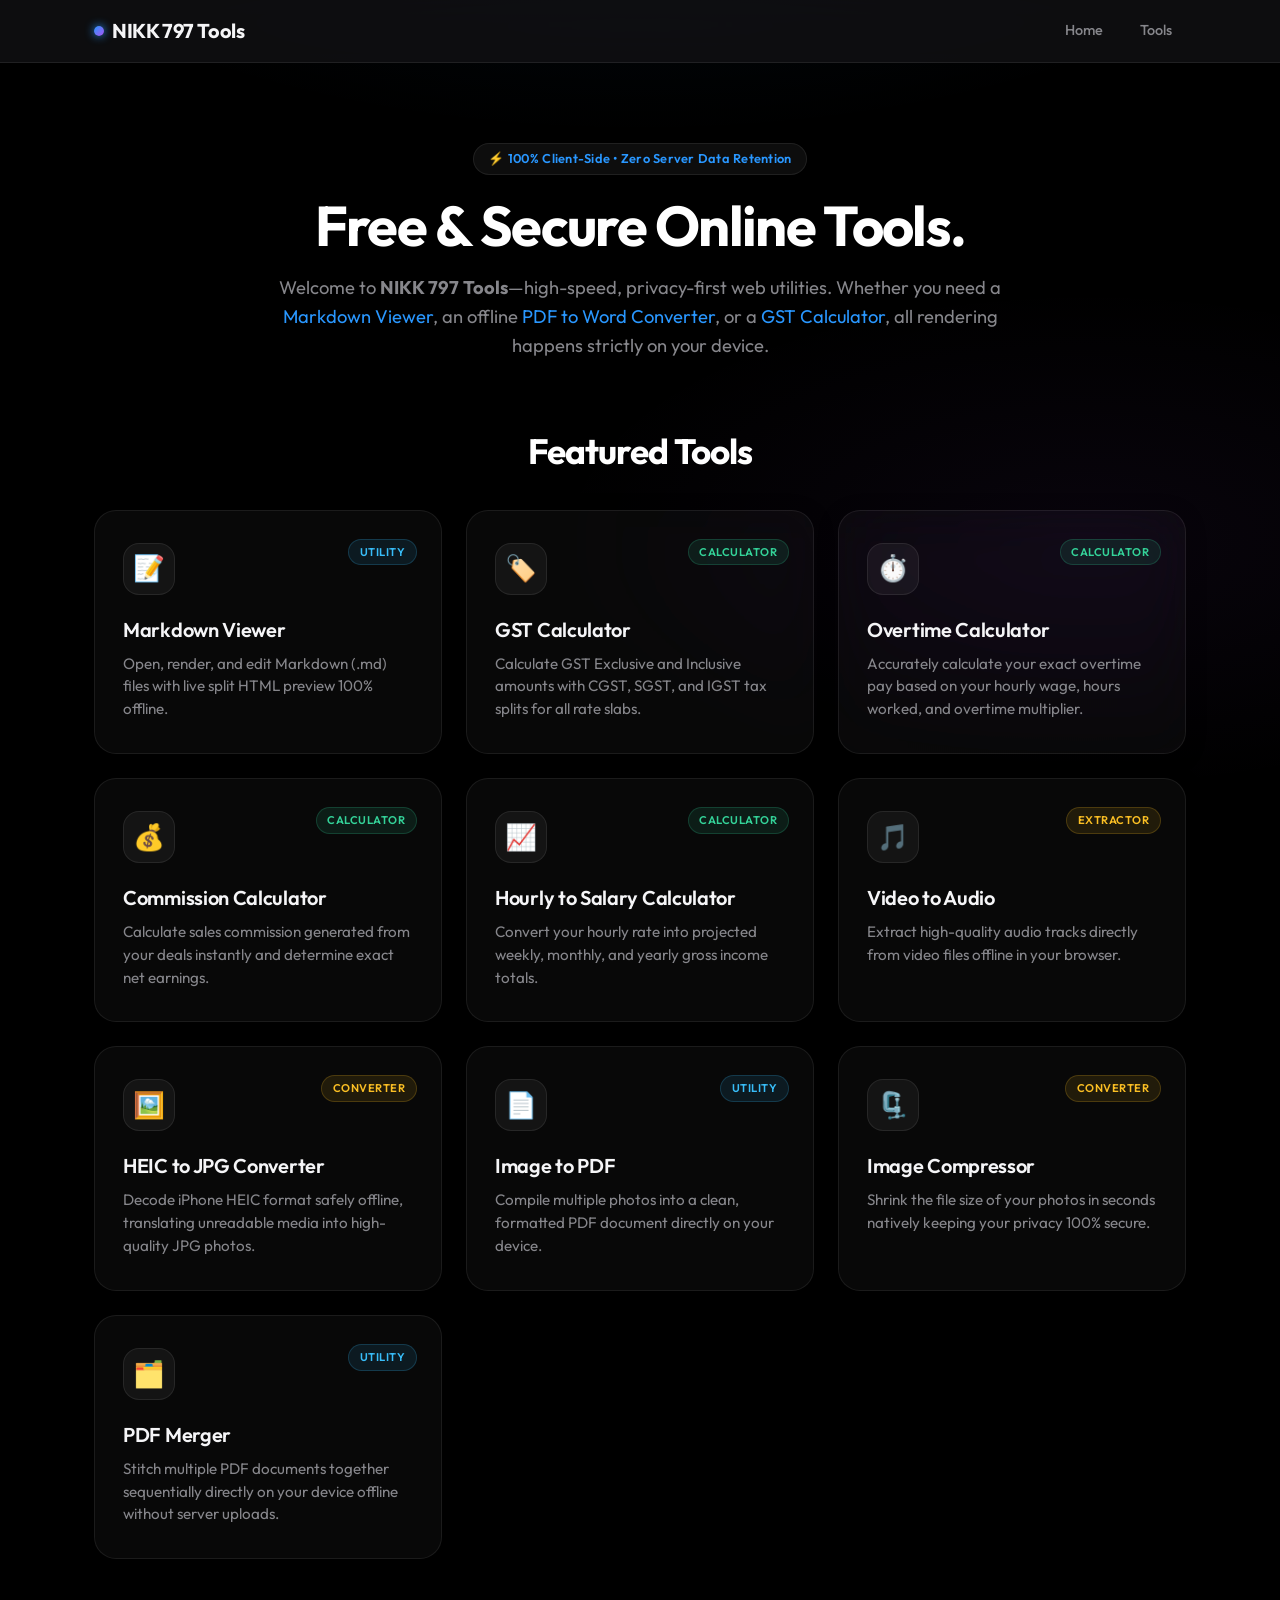
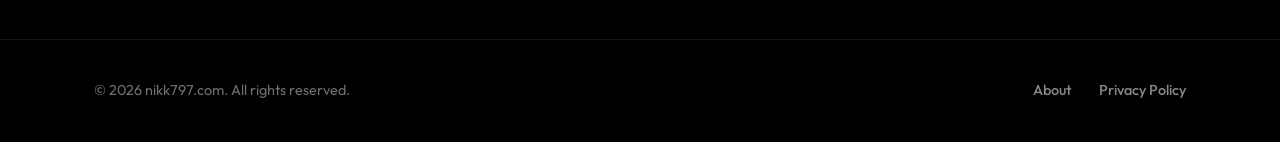
<file: index.html>
<!DOCTYPE html>
<html lang="en">

<head>
    <meta charset="UTF-8">
    <meta name="viewport" content="width=device-width, initial-scale=1.0">
    <title>Free Online Financial Calculators & Media Tools | NIKK 797 Tools</title>
    <meta name="description"
        content="Free, fast, and 100% private online tools. View Markdown files, convert PDF to Word, calculate GST, convert HEIC to JPG, extract video to audio, merge PDFs, and compress images entirely offline.">
    <link href="https://fonts.googleapis.com/css2?family=Outfit:wght@400;500;600;700;800&display=swap" rel="stylesheet">
    <link rel="stylesheet" href="css/styles.css">
    <link rel="icon" type="image/png" href="assets/favicon.png">
    <meta name="google-site-verification" content="NhEpedXs3ZH1ksvaYKp-4i3zHZicxryHQZaLmuGQlMc" />
</head>

<body>
    <header class="navbar">
        <div class="nav-container">
            <a href="index.html" class="logo">NIKK 797 Tools</a>
            <nav class="nav-links">
                <a href="index.html">Home</a>
                <a href="tools/index.html">Tools</a>
            </nav>
        </div>
    </header>

    <main>
        <section style="text-align: center; max-width: 780px; margin: 2rem auto 4rem auto;">
            <div class="hero-tag">⚡ 100% Client-Side • Zero Server Data Retention</div>
            <h1>Free & Secure Online Tools.</h1>
            <p style="font-size: 1.15rem; line-height: 1.6; color: var(--text-muted);">
                Welcome to <strong>NIKK 797 Tools</strong>—high-speed, privacy-first web utilities. Whether you need a
                <a href="tools/markdown-viewer.html" style="color: var(--accent-blue);">Markdown Viewer</a>, an offline
                <a href="tools/pdf-to-word.html" style="color: var(--accent-blue);">PDF to Word Converter</a>, or a <a
                    href="tools/gst-calculator.html" style="color: var(--accent-blue);">GST Calculator</a>, all
                rendering happens strictly on your device.
            </p>
        </section>

        <section>
            <h2 style="margin-bottom: 1.5rem; text-align: center;">Featured Tools</h2>
            <div class="tools-grid">
                <a href="tools/markdown-viewer.html" class="card">
                    <span class="card-tag">Utility</span>
                    <div class="card-icon">📝</div>
                    <h3>Markdown Viewer</h3>
                    <p>Open, render, and edit Markdown (.md) files with live split HTML preview 100% offline.</p>
                </a>

                <a href="tools/gst-calculator.html" class="card">
                    <span class="card-tag finance">Calculator</span>
                    <div class="card-icon">🏷️</div>
                    <h3>GST Calculator</h3>
                    <p>Calculate GST Exclusive and Inclusive amounts with CGST, SGST, and IGST tax splits for all rate
                        slabs.</p>
                </a>
                <a href="tools/overtime-calculator.html" class="card">
                    <span class="card-tag finance">Calculator</span>
                    <div class="card-icon">⏱️</div>
                    <h3>Overtime Calculator</h3>
                    <p>Accurately calculate your exact overtime pay based on your hourly wage, hours worked, and
                        overtime multiplier.</p>
                </a>
                <a href="tools/commission-calculator.html" class="card">
                    <span class="card-tag finance">Calculator</span>
                    <div class="card-icon">💰</div>
                    <h3>Commission Calculator</h3>
                    <p>Calculate sales commission generated from your deals instantly and determine exact net earnings.
                    </p>
                </a>
                <a href="tools/hourly-to-salary-calculator.html" class="card">
                    <span class="card-tag finance">Calculator</span>
                    <div class="card-icon">📈</div>
                    <h3>Hourly to Salary Calculator</h3>
                    <p>Convert your hourly rate into projected weekly, monthly, and yearly gross income totals.</p>
                </a>
                <a href="tools/video-to-audio.html" class="card">
                    <span class="card-tag media">Extractor</span>
                    <div class="card-icon">🎵</div>
                    <h3>Video to Audio</h3>
                    <p>Extract high-quality audio tracks directly from video files offline in your browser.</p>
                </a>
                <a href="tools/heic-to-jpg.html" class="card">
                    <span class="card-tag media">Converter</span>
                    <div class="card-icon">🖼️</div>
                    <h3>HEIC to JPG Converter</h3>
                    <p>Decode iPhone HEIC format safely offline, translating unreadable media into high-quality JPG
                        photos.</p>
                </a>
                <a href="tools/image-to-pdf.html" class="card">
                    <span class="card-tag">Utility</span>
                    <div class="card-icon">📄</div>
                    <h3>Image to PDF</h3>
                    <p>Compile multiple photos into a clean, formatted PDF document directly on your device.</p>
                </a>
                <a href="tools/image-compressor.html" class="card">
                    <span class="card-tag media">Converter</span>
                    <div class="card-icon">🗜️</div>
                    <h3>Image Compressor</h3>
                    <p>Shrink the file size of your photos in seconds natively keeping your privacy 100% secure.</p>
                </a>
                <a href="tools/pdf-merger.html" class="card">
                    <span class="card-tag">Utility</span>
                    <div class="card-icon">🗂️</div>
                    <h3>PDF Merger</h3>
                    <p>Stitch multiple PDF documents together sequentially directly on your device offline without
                        server uploads.</p>
                </a>
            </div>
        </section>
    </main>

    <footer class="footer">
        <div class="footer-content">
            <div>&copy; 2026 nikk797.com. All rights reserved.</div>
            <div class="footer-links">
                <a href="about.html">About</a>
                <a href="privacy.html">Privacy Policy</a>
            </div>
        </div>
    </footer>
</body>

</html>
</file>
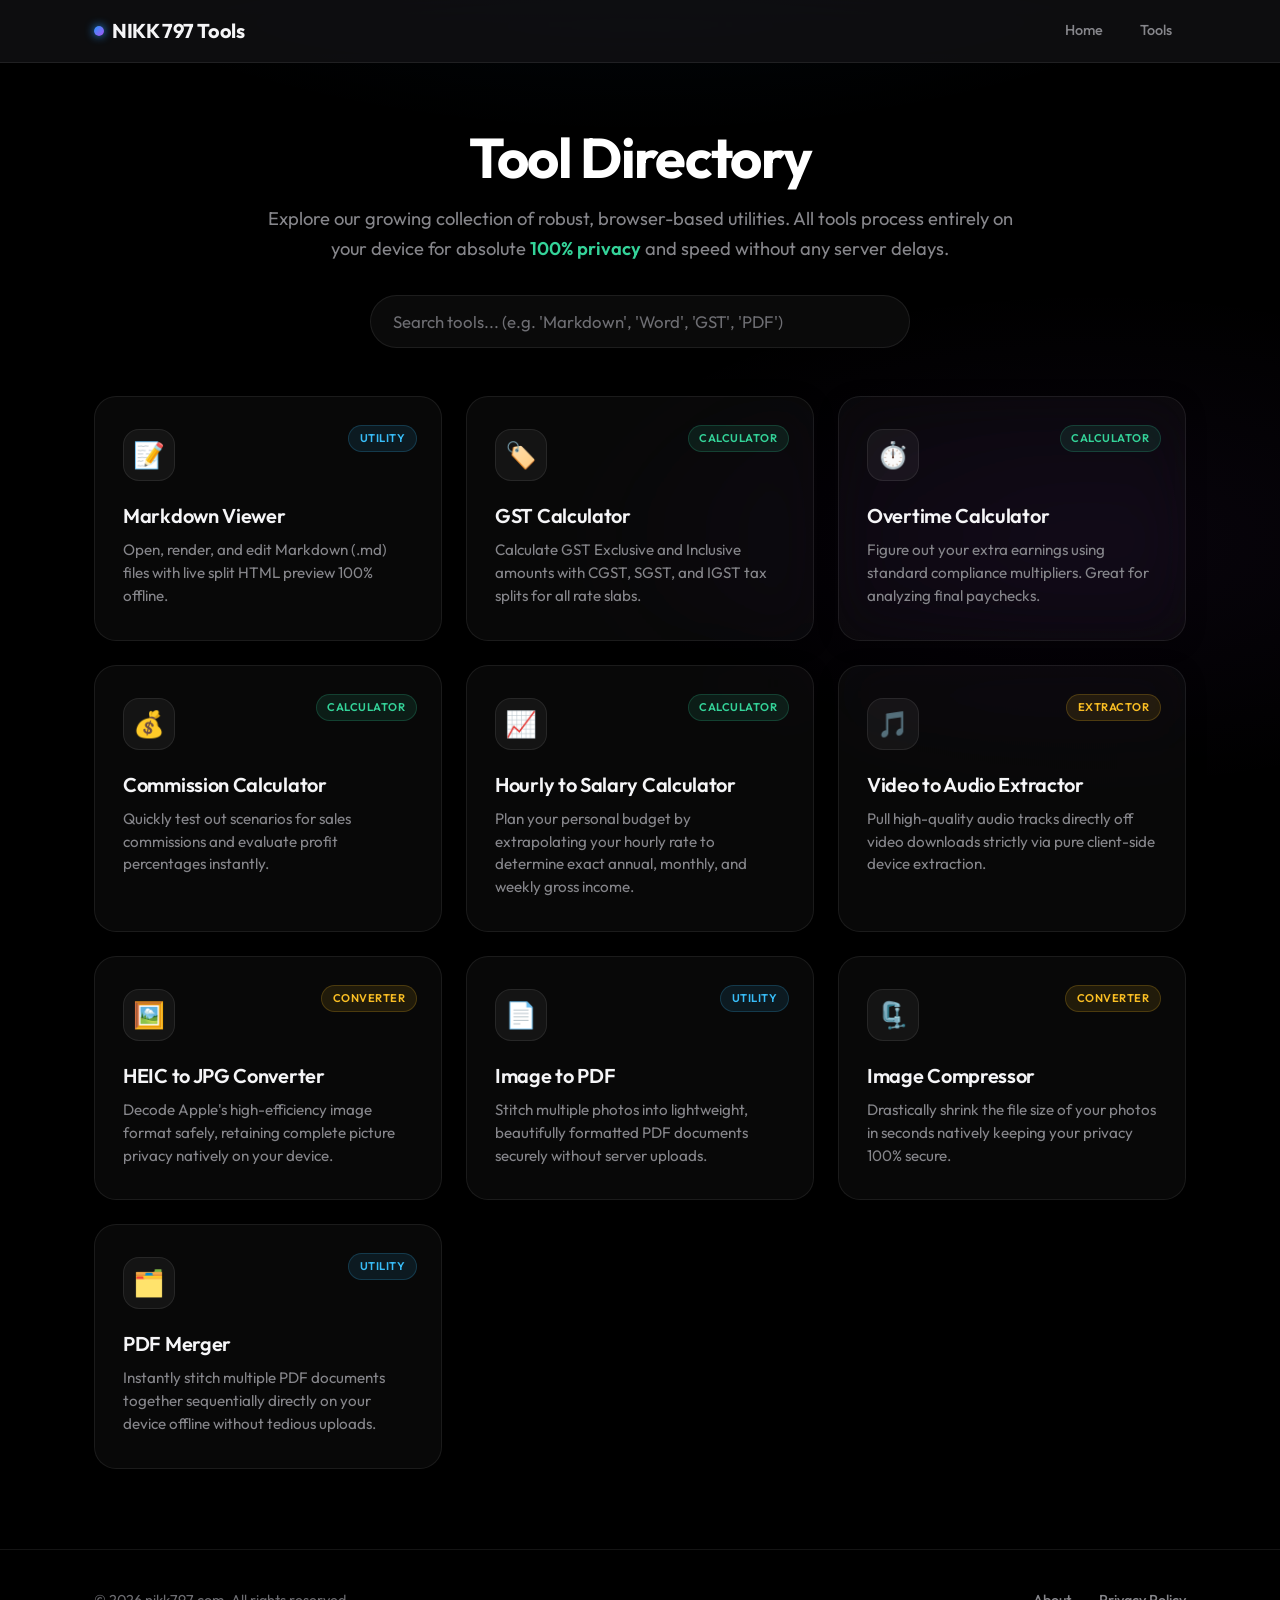
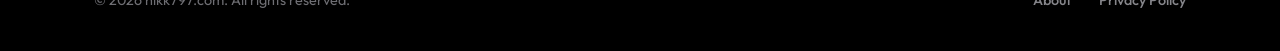
<file: tools/index.html>
<!DOCTYPE html>
<html lang="en">

<head>

    <meta charset="UTF-8">
    <meta name="viewport" content="width=device-width, initial-scale=1.0">
    <title>All Free Tools & Offline Calculators | NIKK 797</title>
    <meta name="description"
        content="View our complete index of completely free, 100% private tools. Markdown viewer, PDF to Word, GST calculator, mergers, format converters, compressors, and calculators built seamlessly for offline use.">
    <link href="https://fonts.googleapis.com/css2?family=Outfit:wght@400;500;600;700;800&display=swap" rel="stylesheet">
    <link rel="stylesheet" href="../css/styles.css">
    <link rel="icon" type="image/png" href="../assets/favicon.png">
</head>

<body>
    <header class="navbar">
        <div class="nav-container">
            <a href="../index.html" class="logo">NIKK 797 Tools</a>
            <nav class="nav-links">
                <a href="../index.html">Home</a>
                <a href="index.html">Tools</a>
            </nav>
        </div>
    </header>

    <main>
        <div style="text-align: center; max-width: 780px; margin: 1rem auto 3rem auto;">
            <h1>Tool Directory</h1>
            <p style="font-size: 1.15rem; color: var(--text-muted); line-height: 1.6;">
                Explore our growing collection of robust, browser-based utilities. All tools process entirely on your
                device for absolute <span style="color: var(--accent-emerald); font-weight: 600;">100% privacy</span>
                and speed without any server delays.
            </p>

            <div class="search-container" style="margin: 2rem auto 0 auto; max-width: 540px;">
                <input type="text" id="tool-search" class="form-control"
                    placeholder="Search tools... (e.g. 'Markdown', 'Word', 'GST', 'PDF')"
                    style="padding: 0.95rem 1.4rem; font-size: 1.05rem; border-radius: var(--radius-pill);">
                <div id="no-results"
                    style="display: none; padding: 2rem; background: var(--card-bg); border-radius: var(--radius-md); border: 1px dashed var(--border-color); text-align: center; margin-top: 1.5rem; color: var(--text-muted); font-size: 1.05rem;">
                    No tools found matching your search.</div>
            </div>
        </div>

        <div class="tools-grid" id="tools-grid">
            <a href="markdown-viewer.html" class="card tool-card">
                <span class="card-tag">Utility</span>
                <div class="card-icon">📝</div>
                <h3>Markdown Viewer</h3>
                <p>Open, render, and edit Markdown (.md) files with live split HTML preview 100% offline.</p>
            </a>

            <a href="gst-calculator.html" class="card tool-card">
                <span class="card-tag finance">Calculator</span>
                <div class="card-icon">🏷️</div>
                <h3>GST Calculator</h3>
                <p>Calculate GST Exclusive and Inclusive amounts with CGST, SGST, and IGST tax splits for all rate
                    slabs.</p>
            </a>
            <a href="overtime-calculator.html" class="card tool-card">
                <span class="card-tag finance">Calculator</span>
                <div class="card-icon">⏱️</div>
                <h3>Overtime Calculator</h3>
                <p>Figure out your extra earnings using standard compliance multipliers. Great for analyzing final
                    paychecks.</p>
            </a>
            <a href="commission-calculator.html" class="card tool-card">
                <span class="card-tag finance">Calculator</span>
                <div class="card-icon">💰</div>
                <h3>Commission Calculator</h3>
                <p>Quickly test out scenarios for sales commissions and evaluate profit percentages instantly.</p>
            </a>
            <a href="hourly-to-salary-calculator.html" class="card tool-card">
                <span class="card-tag finance">Calculator</span>
                <div class="card-icon">📈</div>
                <h3>Hourly to Salary Calculator</h3>
                <p>Plan your personal budget by extrapolating your hourly rate to determine exact annual, monthly, and
                    weekly gross income.</p>
            </a>
            <a href="video-to-audio.html" class="card tool-card">
                <span class="card-tag media">Extractor</span>
                <div class="card-icon">🎵</div>
                <h3>Video to Audio Extractor</h3>
                <p>Pull high-quality audio tracks directly off video downloads strictly via pure client-side device
                    extraction.</p>
            </a>
            <a href="heic-to-jpg.html" class="card tool-card">
                <span class="card-tag media">Converter</span>
                <div class="card-icon">🖼️</div>
                <h3>HEIC to JPG Converter</h3>
                <p>Decode Apple's high-efficiency image format safely, retaining complete picture privacy natively on
                    your device.</p>
            </a>
            <a href="image-to-pdf.html" class="card tool-card">
                <span class="card-tag">Utility</span>
                <div class="card-icon">📄</div>
                <h3>Image to PDF</h3>
                <p>Stitch multiple photos into lightweight, beautifully formatted PDF documents securely without server
                    uploads.</p>
            </a>
            <a href="image-compressor.html" class="card tool-card">
                <span class="card-tag media">Converter</span>
                <div class="card-icon">🗜️</div>
                <h3>Image Compressor</h3>
                <p>Drastically shrink the file size of your photos in seconds natively keeping your privacy 100% secure.
                </p>
            </a>
            <a href="pdf-merger.html" class="card tool-card">
                <span class="card-tag">Utility</span>
                <div class="card-icon">🗂️</div>
                <h3>PDF Merger</h3>
                <p>Instantly stitch multiple PDF documents together sequentially directly on your device offline without
                    tedious uploads.</p>
            </a>
        </div>
    </main>

    <footer class="footer">
        <div class="footer-content">
            <div>&copy; 2026 nikk797.com. All rights reserved.</div>
            <div class="footer-links">
                <a href="../about.html">About</a>
                <a href="../privacy.html">Privacy Policy</a>
            </div>
        </div>
    </footer>
    <script src="../js/common.js"></script>
    <script>
        document.addEventListener('DOMContentLoaded', () => {
            const searchInput = document.getElementById('tool-search');
            const toolsGrid = document.getElementById('tools-grid');
            const toolCards = document.querySelectorAll('.tool-card');
            const noResults = document.getElementById('no-results');

            if (searchInput) {
                searchInput.addEventListener('input', (e) => {
                    const query = e.target.value.toLowerCase().trim();
                    let visibleCount = 0;

                    toolCards.forEach(card => {
                        const title = card.querySelector('h3').textContent.toLowerCase();
                        const desc = card.querySelector('p').textContent.toLowerCase();
                        const tagText = card.querySelector('.card-tag') ? card.querySelector('.card-tag').textContent.toLowerCase() : '';

                        if (title.includes(query) || desc.includes(query) || tagText.includes(query)) {
                            card.style.display = 'flex';
                            visibleCount++;
                        } else {
                            card.style.display = 'none';
                        }
                    });

                    if (visibleCount === 0) {
                        toolsGrid.style.display = 'none';
                        noResults.style.display = 'block';
                    } else {
                        toolsGrid.style.display = 'grid';
                        noResults.style.display = 'none';
                    }
                });
            }
        });
    </script>
</body>

</html>
</file>
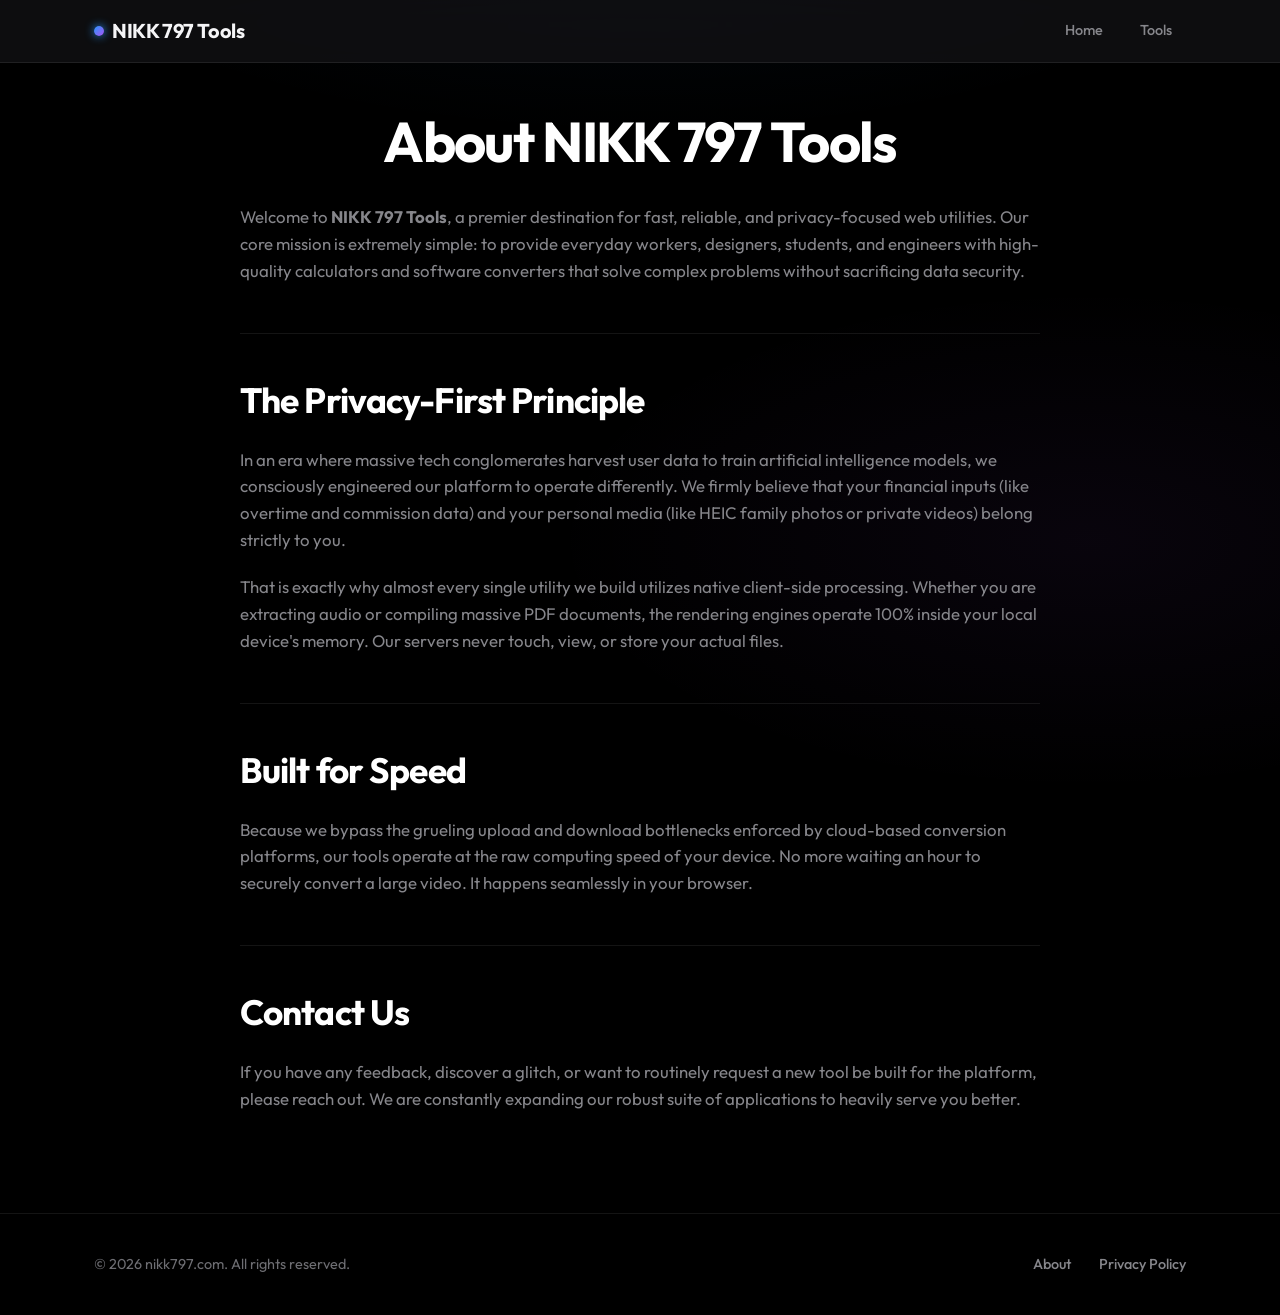
<file: about.html>
<!DOCTYPE html>
<html lang="en">
<head>
    <meta charset="UTF-8">
    <meta name="viewport" content="width=device-width, initial-scale=1.0">
    <title>About Us | NIKK 797 Tools</title>
    <meta name="description" content="Learn more about NIKK 797 Tools, our mission to build fast, simple, and 100% private offline utilities for global users.">
    <link href="https://fonts.googleapis.com/css2?family=Outfit:wght@400;500;600;700;800&display=swap" rel="stylesheet">
    <link rel="stylesheet" href="css/styles.css">
    <link rel="icon" type="image/png" href="assets/favicon.png">
</head>
<body>
    <header class="navbar">
        <div class="nav-container">
            <a href="index.html" class="logo">NIKK 797 Tools</a>
            <nav class="nav-links">
                <a href="index.html">Home</a>
                <a href="tools/index.html">Tools</a>
            </nav>
        </div>
    </header>

    <main>
        <div class="content-section" style="max-width: 800px; margin: 0 auto; text-align: left;">
            <h1 style="text-align: center; margin-bottom: 2rem;">About NIKK 797 Tools</h1>
            
            <p>Welcome to <strong>NIKK 797 Tools</strong>, a premier destination for fast, reliable, and privacy-focused web utilities. Our core mission is extremely simple: to provide everyday workers, designers, students, and engineers with high-quality calculators and software converters that solve complex problems without sacrificing data security.</p>
            
            <h2>The Privacy-First Principle</h2>
            <p>In an era where massive tech conglomerates harvest user data to train artificial intelligence models, we consciously engineered our platform to operate differently. We firmly believe that your financial inputs (like overtime and commission data) and your personal media (like HEIC family photos or private videos) belong strictly to you.</p>
            
            <p>That is exactly why almost every single utility we build utilizes native client-side processing. Whether you are extracting audio or compiling massive PDF documents, the rendering engines operate 100% inside your local device's memory. Our servers never touch, view, or store your actual files.</p>

            <h2>Built for Speed</h2>
            <p>Because we bypass the grueling upload and download bottlenecks enforced by cloud-based conversion platforms, our tools operate at the raw computing speed of your device. No more waiting an hour to securely convert a large video. It happens seamlessly in your browser.</p>

            <h2>Contact Us</h2>
            <p>If you have any feedback, discover a glitch, or want to routinely request a new tool be built for the platform, please reach out. We are constantly expanding our robust suite of applications to heavily serve you better.</p>
        </div>
    </main>

    <footer class="footer">
        <div class="footer-content">
            <div>&copy; 2026 nikk797.com. All rights reserved.</div>
            <div class="footer-links">
                <a href="about.html">About</a>
                <a href="privacy.html">Privacy Policy</a>
            </div>
        </div>
    </footer>
    <script src="js/common.js"></script>
</body>
</html>
</file>
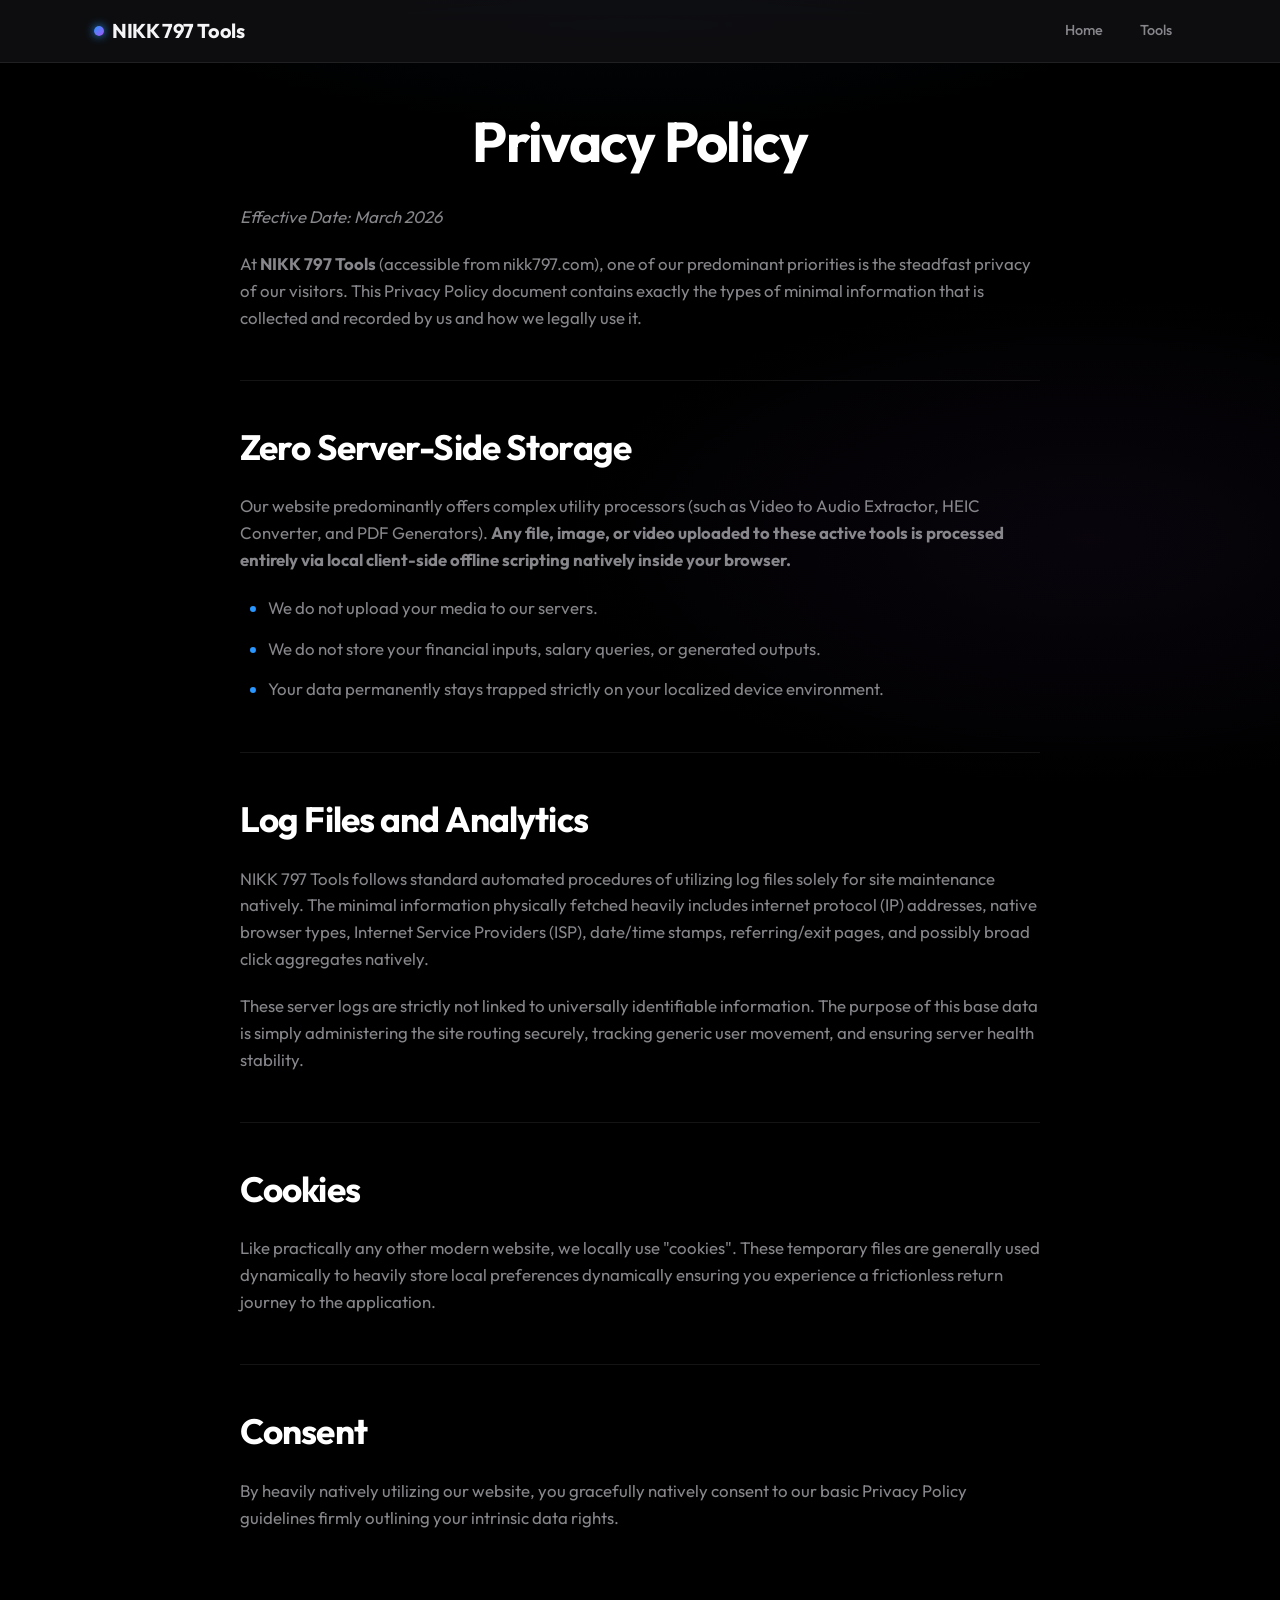
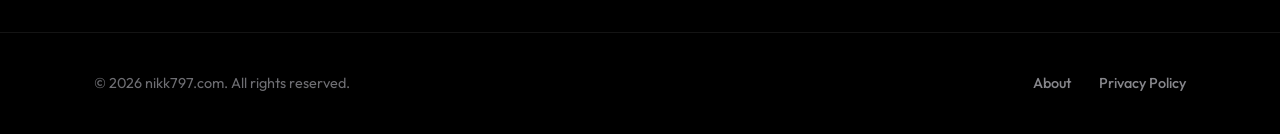
<file: privacy.html>
<!DOCTYPE html>
<html lang="en">
<head>
    <meta charset="UTF-8">
    <meta name="viewport" content="width=device-width, initial-scale=1.0">
    <title>Privacy Policy | NIKK 797 Tools</title>
    <meta name="description" content="View the Privacy Policy for NIKK 797 Tools. Learn exactly how we securely protect your media and data using offline browser sandboxing natively.">
    <link href="https://fonts.googleapis.com/css2?family=Outfit:wght@400;500;600;700;800&display=swap" rel="stylesheet">
    <link rel="stylesheet" href="css/styles.css">
    <link rel="icon" type="image/png" href="assets/favicon.png">
</head>
<body>
    <header class="navbar">
        <div class="nav-container">
            <a href="index.html" class="logo">NIKK 797 Tools</a>
            <nav class="nav-links">
                <a href="index.html">Home</a>
                <a href="tools/index.html">Tools</a>
            </nav>
        </div>
    </header>

    <main>
        <div class="content-section" style="max-width: 800px; margin: 0 auto; text-align: left;">
            <h1 style="text-align: center; margin-bottom: 2rem;">Privacy Policy</h1>
            
            <p><em>Effective Date: March 2026</em></p>

            <p>At <strong>NIKK 797 Tools</strong> (accessible from nikk797.com), one of our predominant priorities is the steadfast privacy of our visitors. This Privacy Policy document contains exactly the types of minimal information that is collected and recorded by us and how we legally use it.</p>

            <h2>Zero Server-Side Storage</h2>
            <p>Our website predominantly offers complex utility processors (such as Video to Audio Extractor, HEIC Converter, and PDF Generators). <strong>Any file, image, or video uploaded to these active tools is processed entirely via local client-side offline scripting natively inside your browser.</strong></p>
            <ul>
                <li>We do not upload your media to our servers.</li>
                <li>We do not store your financial inputs, salary queries, or generated outputs.</li>
                <li>Your data permanently stays trapped strictly on your localized device environment.</li>
            </ul>

            <h2>Log Files and Analytics</h2>
            <p>NIKK 797 Tools follows standard automated procedures of utilizing log files solely for site maintenance natively. The minimal information physically fetched heavily includes internet protocol (IP) addresses, native browser types, Internet Service Providers (ISP), date/time stamps, referring/exit pages, and possibly broad click aggregates natively.</p>
            <p>These server logs are strictly not linked to universally identifiable information. The purpose of this base data is simply administering the site routing securely, tracking generic user movement, and ensuring server health stability.</p>

            <h2>Cookies</h2>
            <p>Like practically any other modern website, we locally use "cookies". These temporary files are generally used dynamically to heavily store local preferences dynamically ensuring you experience a frictionless return journey to the application.</p>

            <h2>Consent</h2>
            <p>By heavily natively utilizing our website, you gracefully natively consent to our basic Privacy Policy guidelines firmly outlining your intrinsic data rights.</p>
        </div>
    </main>

    <footer class="footer">
        <div class="footer-content">
            <div>&copy; 2026 nikk797.com. All rights reserved.</div>
            <div class="footer-links">
                <a href="about.html">About</a>
                <a href="privacy.html">Privacy Policy</a>
            </div>
        </div>
    </footer>
    <script src="js/common.js"></script>
</body>
</html>
</file>
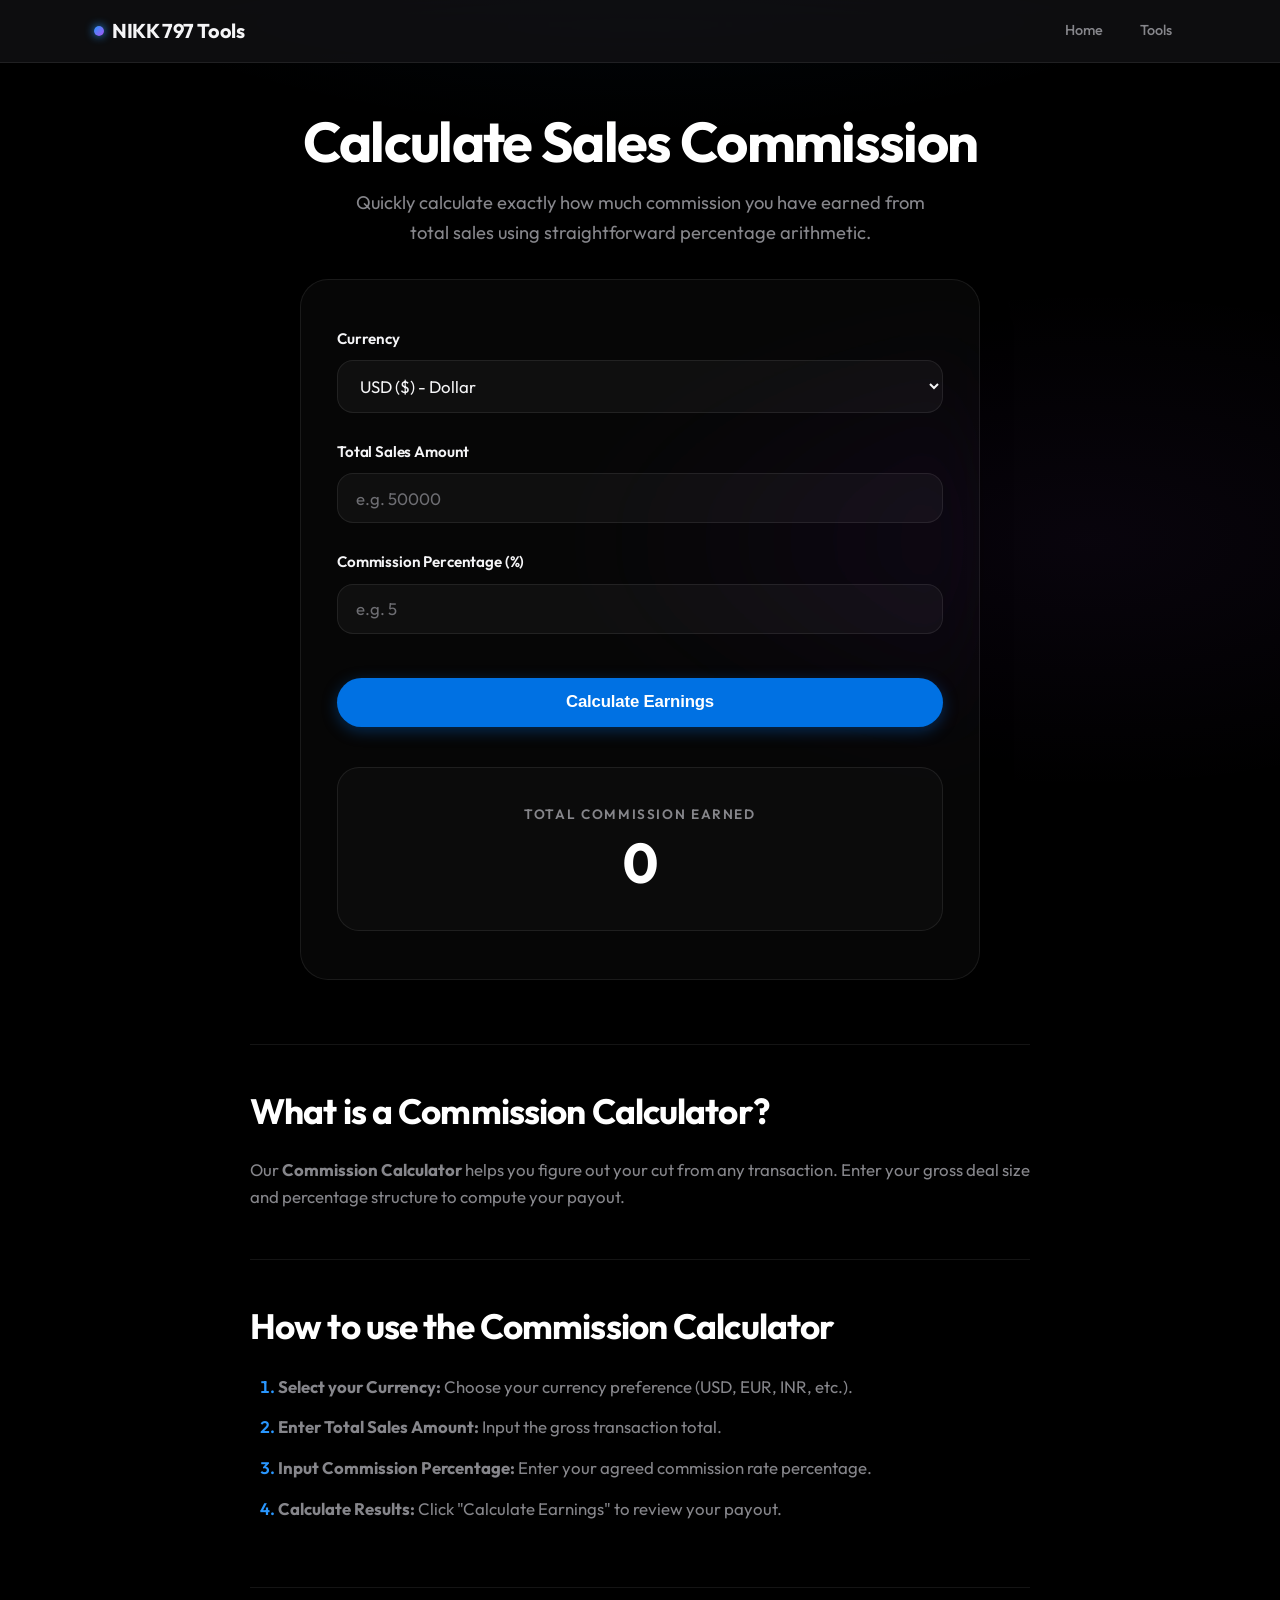
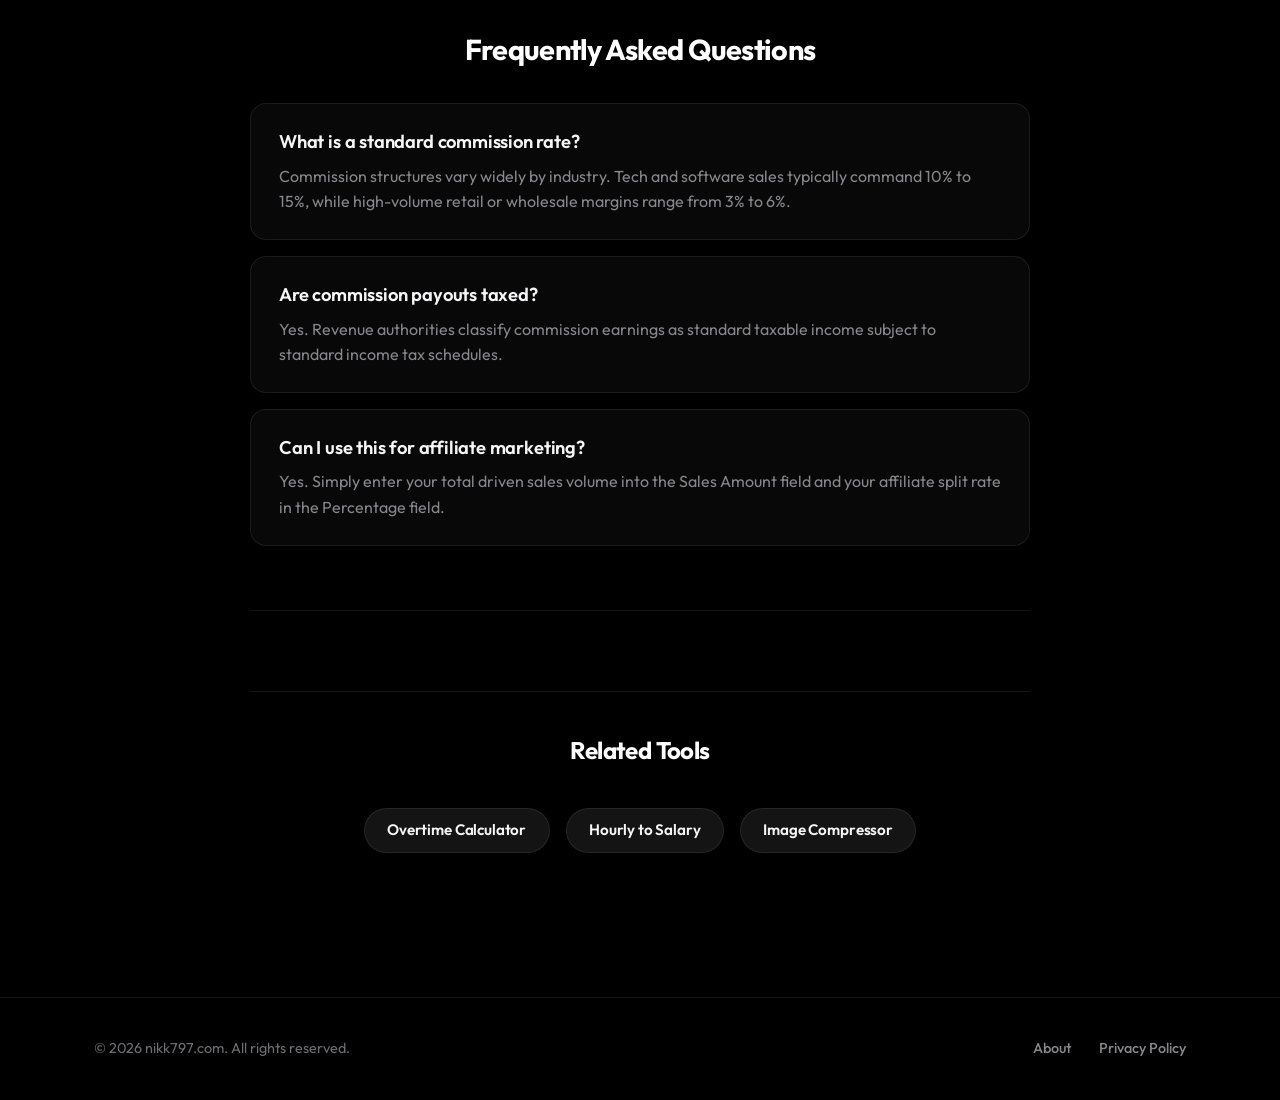
<file: tools/commission-calculator.html>
<!DOCTYPE html>
<html lang="en">
<head>
    <meta charset="UTF-8">
    <meta name="viewport" content="width=device-width, initial-scale=1.0">
    <title>Free Commission Calculator | Calculate Sales Commission Online</title>
    <meta name="description" content="Calculate your exact sales commission instantly with our free online Commission Calculator. 100% private and offline.">
    <link href="https://fonts.googleapis.com/css2?family=Outfit:wght@400;500;600;700;800&display=swap" rel="stylesheet">
    <link rel="stylesheet" href="../css/styles.css">
    <link rel="icon" type="image/png" href="../assets/favicon.png">
    <script type="application/ld+json">
    {
      "@context": "https://schema.org",
      "@graph": [
        {
          "@type": "WebApplication",
          "name": "NIKK 797 Commission Calculator",
          "applicationCategory": "FinanceApplication",
          "operatingSystem": "Any",
          "description": "Calculate your exact sales commission instantly online for free.",
          "offers": { "@type": "Offer", "price": "0" }
        },
        {
          "@type": "FAQPage",
          "mainEntity": [
            { "@type": "Question", "name": "What defines a standard commission rate?", "acceptedAnswer": { "@type": "Answer", "text": "There is no universal standard. SaaS software sales typically yield 10% to 15%, while highly competitive physical retail margins often dictate tighter 3% to 6% payouts." } },
            { "@type": "Question", "name": "Are commission payouts taxed?", "acceptedAnswer": { "@type": "Answer", "text": "Absolutely. Commission payouts are fully classified as taxable income streams by nearly all global revenue services, treated identically to standard salaries." } },
            { "@type": "Question", "name": "How does a draw against commission work?", "acceptedAnswer": { "@type": "Answer", "text": "A 'draw' operates essentially like a pre-allocated loan issued by an employer against upcoming projected sales earnings. If earned commissions don't cover it, the rep owes the deficit." } },
            { "@type": "Question", "name": "Can I use this for affiliate marketing?", "acceptedAnswer": { "@type": "Answer", "text": "Yes! Simply input the generated sales volume driven by your affiliate links into the Sales Amount field, and assign your affiliate payout percentage." } },
            { "@type": "Question", "name": "Is my financial data saved anywhere?", "acceptedAnswer": { "@type": "Answer", "text": "No. For complete privacy assurance, this entire tool operates exclusively through frontend browser JavaScript. No data is ever transmitted to external servers." } }
          ]
        }
      ]
    }
    </script>
</head>
<body>
    <header class="navbar">
        <div class="nav-container">
            <a href="../index.html" class="logo">NIKK 797 Tools</a>
            <nav class="nav-links">
                <a href="../index.html">Home</a>
                <a href="index.html">Tools</a>
            </nav>
        </div>
    </header>

    <main>
        <div class="content-section" style="margin-bottom: 0; text-align: center;">
            <h1>Calculate Sales Commission</h1>
            <p style="font-size: 1.15rem; max-width: 600px; margin: 0 auto 2rem auto; color: var(--text-muted);">
                Quickly calculate exactly how much commission you have earned from total sales using straightforward percentage arithmetic.
            </p>
        </div>

        <div class="calculator-container">
            <div class="form-group">
                <label for="currency">Currency</label>
                <select id="currency" class="form-control" style="cursor: pointer;">
                    <option value="USD" selected>USD ($) - Dollar</option>
                    <option value="EUR">EUR (€) - Euro</option>
                    <option value="GBP">GBP (£) - Pound</option>
                    <option value="INR">INR (₹) - Rupee</option>
                    <option value="CAD">CAD (C$) - Canadian Dollar</option>
                    <option value="AUD">AUD (A$) - Australian Dollar</option>
                </select>
            </div>

            <div class="form-group">
                <label for="sales-amount">Total Sales Amount</label>
                <input type="number" id="sales-amount" class="form-control" placeholder="e.g. 50000" min="0" step="any">
            </div>
            
            <div class="form-group">
                <label for="commission-percent">Commission Percentage (%)</label>
                <input type="number" id="commission-percent" class="form-control" placeholder="e.g. 5" min="0" max="100" step="any">
            </div>

            <button id="calc-btn" class="btn">Calculate Earnings</button>

            <div class="result-box">
                <h4>Total Commission Earned</h4>
                <div id="result-display" class="result-value">0</div>
            </div>
        </div>

        <article class="content-section">
            <h2>What is a Commission Calculator?</h2>
            <p>Our <strong>Commission Calculator</strong> helps you figure out your cut from any transaction. Enter your gross deal size and percentage structure to compute your payout.</p>

            <h2>How to use the Commission Calculator</h2>
            <ol>
                <li><strong>Select your Currency:</strong> Choose your currency preference (USD, EUR, INR, etc.).</li>
                <li><strong>Enter Total Sales Amount:</strong> Input the gross transaction total.</li>
                <li><strong>Input Commission Percentage:</strong> Enter your agreed commission rate percentage.</li>
                <li><strong>Calculate Results:</strong> Click "Calculate Earnings" to review your payout.</li>
            </ol>

            <div class="faq-container" style="margin-top: 4rem;">
                <h2 style="font-size: 1.8rem; margin-bottom: 2rem; text-align: center;">Frequently Asked Questions</h2>
                
                <div class="faq-item">
                    <div class="faq-question">What is a standard commission rate?</div>
                    <div class="faq-answer">Commission structures vary widely by industry. Tech and software sales typically command 10% to 15%, while high-volume retail or wholesale margins range from 3% to 6%.</div>
                </div>

                <div class="faq-item">
                    <div class="faq-question">Are commission payouts taxed?</div>
                    <div class="faq-answer">Yes. Revenue authorities classify commission earnings as standard taxable income subject to standard income tax schedules.</div>
                </div>

                <div class="faq-item">
                    <div class="faq-question">Can I use this for affiliate marketing?</div>
                    <div class="faq-answer">Yes. Simply enter your total driven sales volume into the Sales Amount field and your affiliate split rate in the Percentage field.</div>
                </div>
            </div>

            <div style="margin-top: 4rem; padding-top: 2rem; border-top: 1px solid var(--border-color);">
                <h2 style="font-size: 1.5rem; margin-bottom: 1.5rem; text-align: center;">Related Tools</h2>
                <div style="display: flex; gap: 1rem; flex-wrap: wrap; justify-content: center;">
                    <a href="overtime-calculator.html" class="btn btn-secondary" style="width: auto; padding: 0.65rem 1.4rem; font-size: 0.95rem;">Overtime Calculator</a>
                    <a href="hourly-to-salary-calculator.html" class="btn btn-secondary" style="width: auto; padding: 0.65rem 1.4rem; font-size: 0.95rem;">Hourly to Salary</a>
                    <a href="image-compressor.html" class="btn btn-secondary" style="width: auto; padding: 0.65rem 1.4rem; font-size: 0.95rem;">Image Compressor</a>
                </div>
            </div>
        </article>
    </main>

    <footer class="footer">
        <div class="footer-content">
            <div>&copy; 2026 nikk797.com. All rights reserved.</div>
            <div class="footer-links">
                <a href="../about.html">About</a>
                <a href="../privacy.html">Privacy Policy</a>
            </div>
        </div>
    </footer>

    <script src="../js/common.js"></script>
    <script src="../js/commission.js"></script>
</body>
</html>
</file>
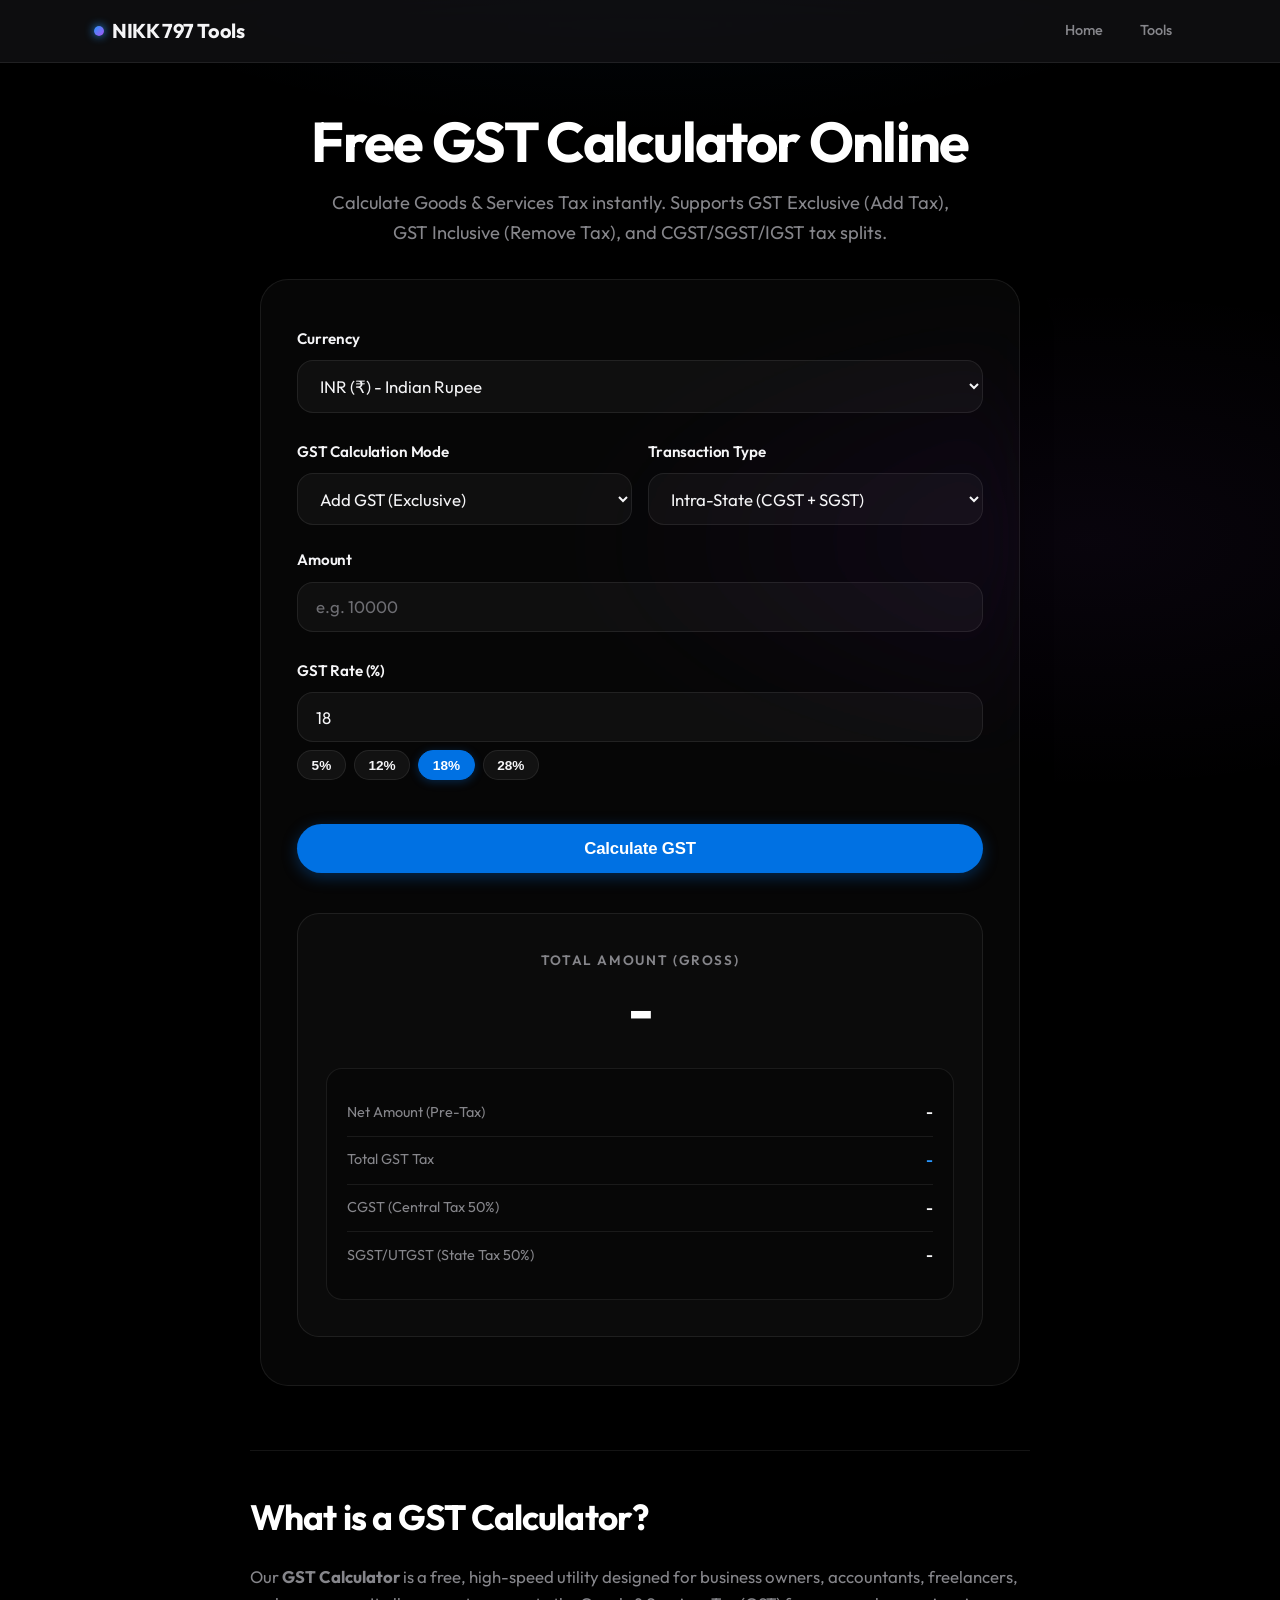
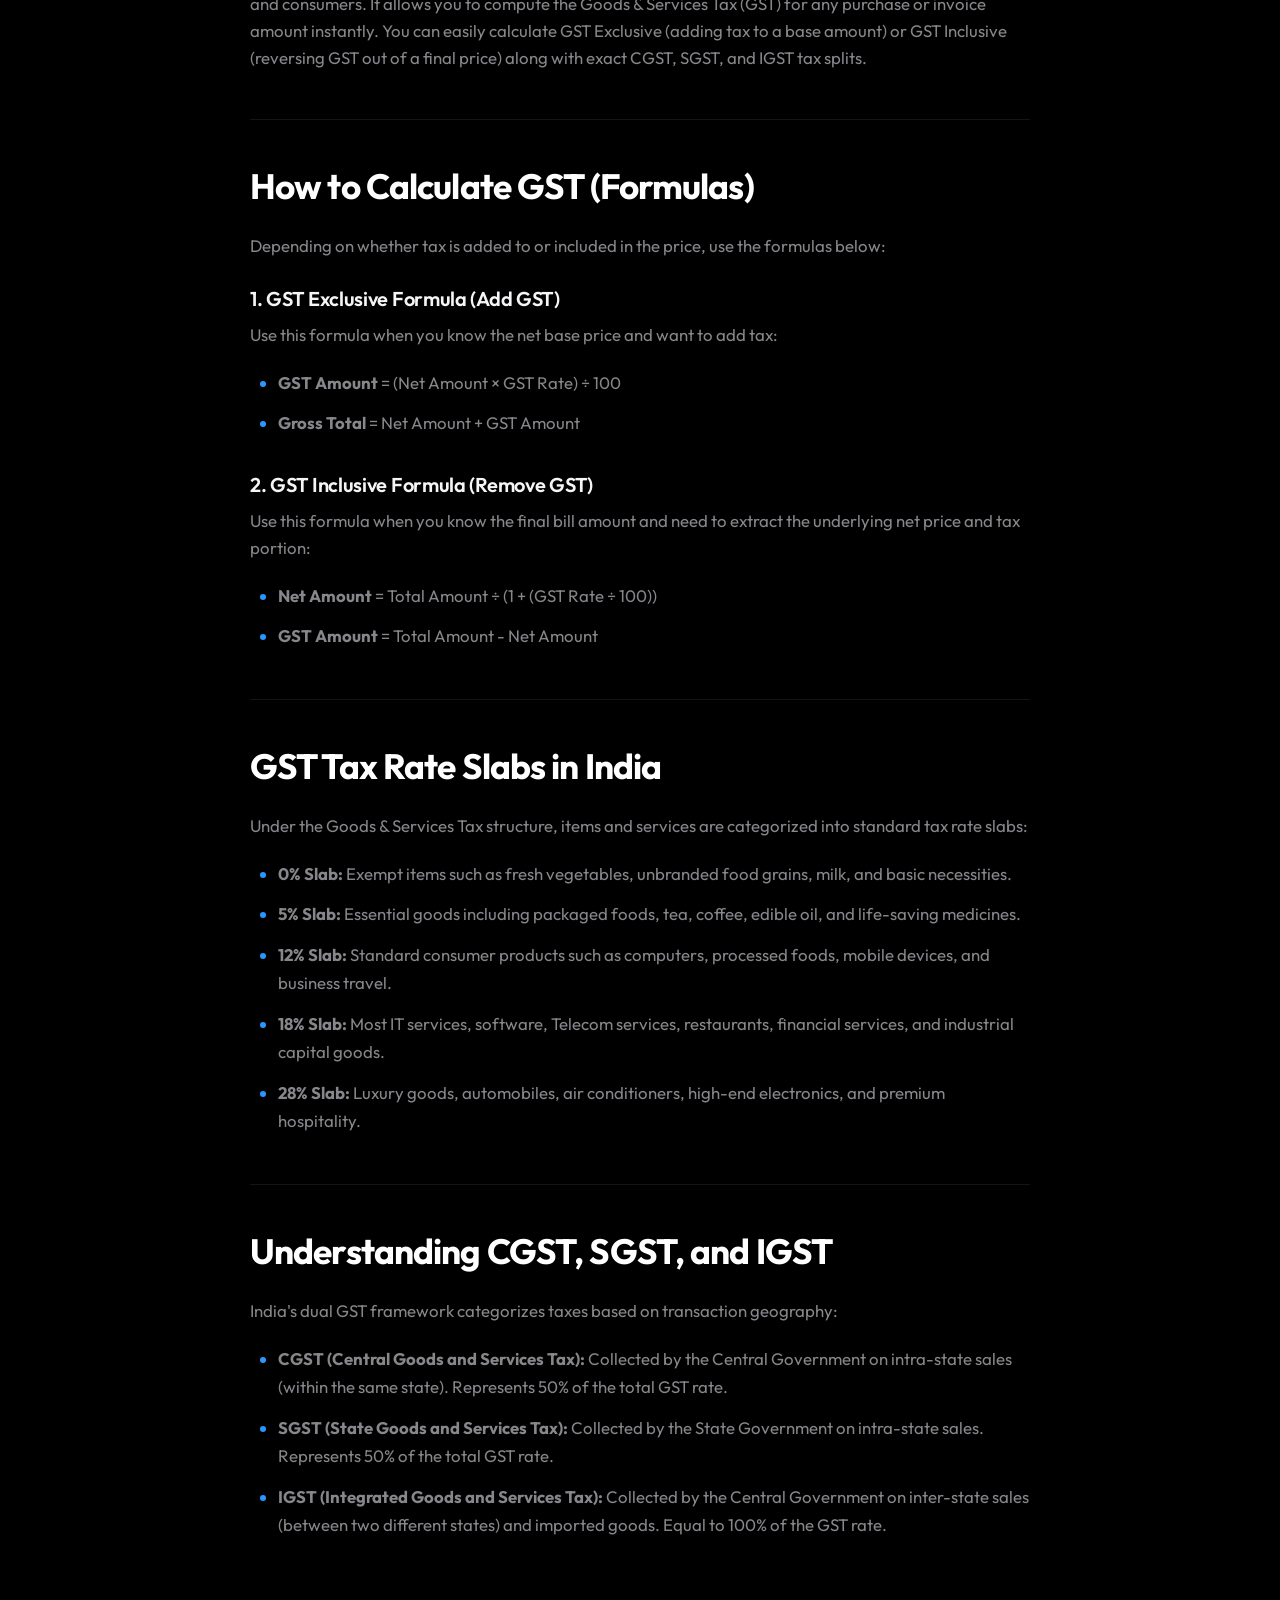
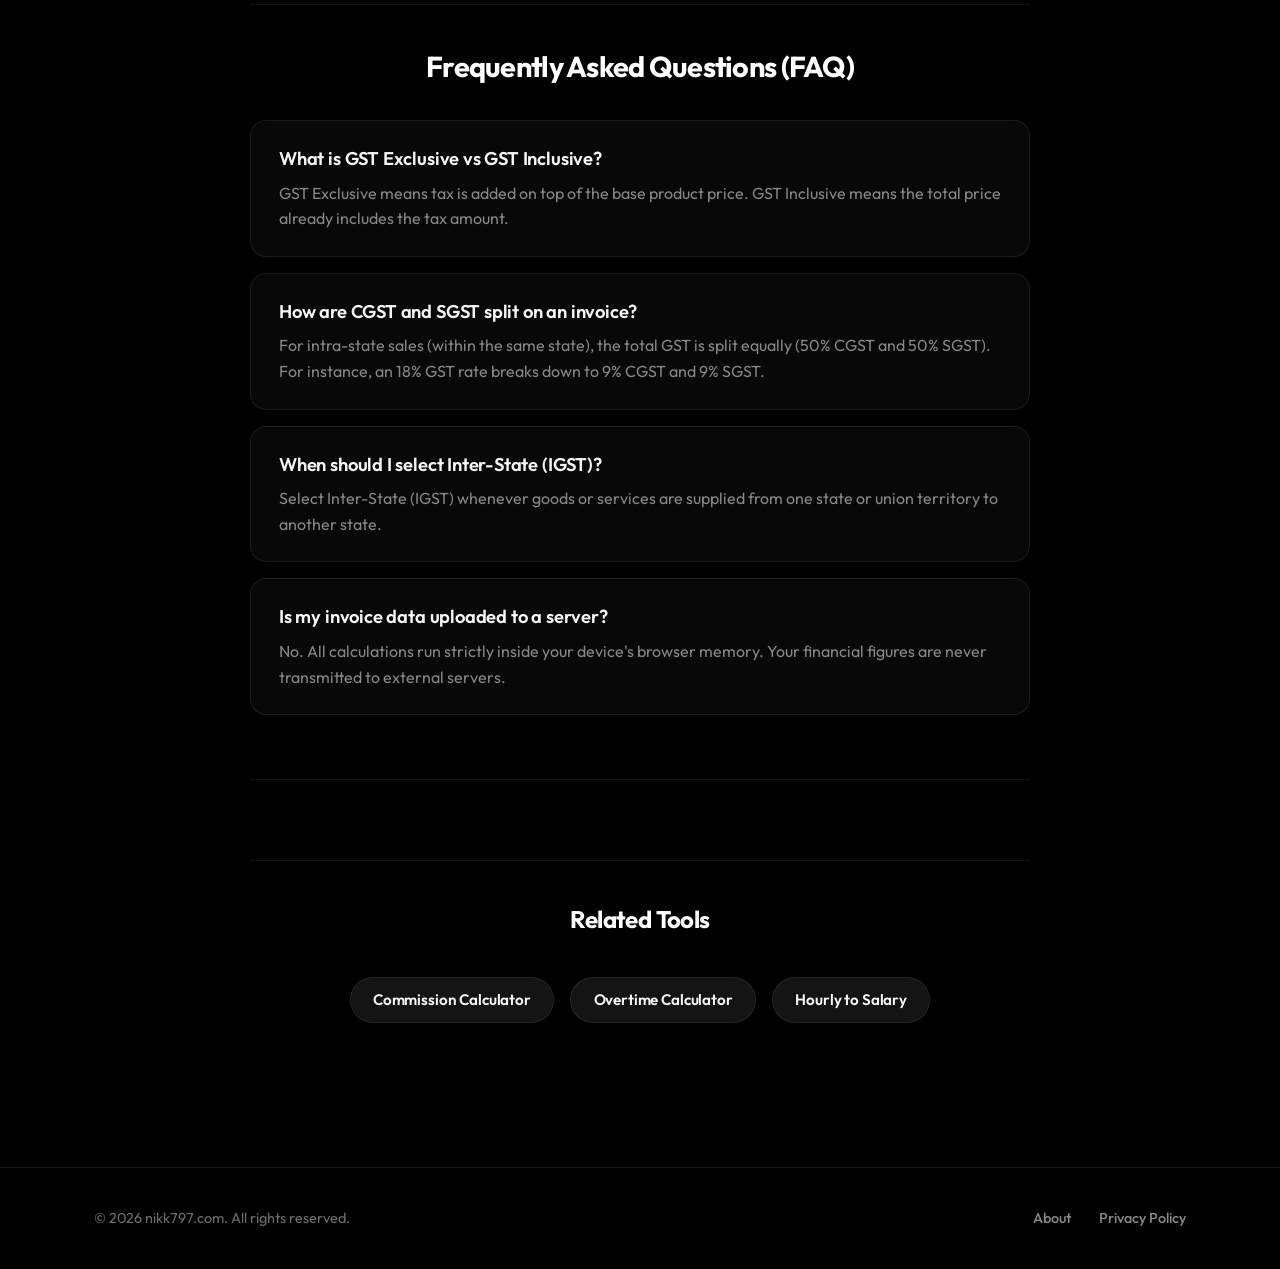
<file: tools/gst-calculator.html>
<!DOCTYPE html>
<html lang="en">

<head>
    <meta charset="UTF-8">
    <meta name="viewport" content="width=device-width, initial-scale=1.0">
    <title>Free GST Calculator Online | Calculate CGST, SGST & IGST (Exclusive & Inclusive)</title>
    <meta name="description"
        content="Calculate GST online for free. Compute GST Exclusive (Add GST) and GST Inclusive (Remove GST) with CGST, SGST, and IGST breakdowns for 5%, 12%, 18%, and 28% tax slabs. 100% private.">
    <link href="https://fonts.googleapis.com/css2?family=Outfit:wght@400;500;600;700;800&display=swap" rel="stylesheet">
    <link rel="stylesheet" href="../css/styles.css">
    <link rel="icon" type="image/png" href="../assets/favicon.png">
    
    <!-- OpenGraph Metadata for SEO & Social Sharing -->
    <meta property="og:title" content="Free GST Calculator Online | Calculate CGST, SGST & IGST">
    <meta property="og:description" content="Calculate GST Exclusive and Inclusive amounts instantly offline. CGST, SGST, and IGST tax splits for 5%, 12%, 18%, and 28% rate slabs.">
    <meta property="og:type" content="website">
    <meta property="og:url" content="https://nikk797.com/tools/gst-calculator.html">

    <!-- Schema.org JSON-LD Structured Data for Google Ranking -->
    <script type="application/ld+json">
    {
      "@context": "https://schema.org",
      "@graph": [
        {
          "@type": "WebApplication",
          "name": "NIKK 797 GST Calculator",
          "applicationCategory": "FinanceApplication",
          "operatingSystem": "Any",
          "description": "Calculate Goods and Services Tax (GST) online for free. Calculate GST Exclusive and Inclusive amounts with CGST, SGST, and IGST tax splits.",
          "offers": { "@type": "Offer", "price": "0" }
        },
        {
          "@type": "FAQPage",
          "mainEntity": [
            {
              "@type": "Question",
              "name": "What is the formula for calculating GST Exclusive?",
              "acceptedAnswer": {
                "@type": "Answer",
                "text": "GST Amount = (Net Amount × GST Rate) / 100. Total Price = Net Amount + GST Amount."
              }
            },
            {
              "@type": "Question",
              "name": "What is the formula for calculating GST Inclusive?",
              "acceptedAnswer": {
                "@type": "Answer",
                "text": "Net Amount = Total Amount / (1 + (GST Rate / 100)). GST Amount = Total Amount - Net Amount."
              }
            },
            {
              "@type": "Question",
              "name": "What is the difference between CGST, SGST, and IGST?",
              "acceptedAnswer": {
                "@type": "Answer",
                "text": "CGST (Central GST) and SGST (State GST) apply to intra-state transactions within the same state (split 50/50). IGST (Integrated GST) applies to inter-state transactions between two different states."
              }
            },
            {
              "@type": "Question",
              "name": "What are the standard GST tax rate slabs?",
              "acceptedAnswer": {
                "@type": "Answer",
                "text": "Standard GST rates in India are 0% (Essential Items), 5% (Household Items), 12% (Standard Goods & Services), 18% (Most Electronics & Services), and 28% (Luxury Goods & Automobiles)."
              }
            },
            {
              "@type": "Question",
              "name": "Does this GST Calculator save my invoice data?",
              "acceptedAnswer": {
                "@type": "Answer",
                "text": "No. The NIKK 797 GST Calculator processes all calculations 100% locally in your browser. No financial data is ever transmitted to a server."
              }
            }
          ]
        }
      ]
    }
    </script>
    <style>
        .preset-container {
            display: flex;
            gap: 0.5rem;
            margin-top: 0.5rem;
            flex-wrap: wrap;
        }
        .preset-btn {
            background: rgba(255, 255, 255, 0.05);
            border: 1px solid var(--border-color);
            color: var(--text-main);
            padding: 0.4rem 0.85rem;
            border-radius: var(--radius-pill);
            font-size: 0.85rem;
            font-weight: 600;
            cursor: pointer;
            transition: all 0.25s var(--spring-easing);
        }
        .preset-btn:hover, .preset-btn.active {
            background: var(--accent-primary);
            color: #ffffff;
            border-color: var(--accent-primary);
            box-shadow: 0 2px 10px rgba(0, 113, 227, 0.3);
        }
        .breakdown-row {
            display: flex;
            justify-content: space-between;
            align-items: center;
            padding: 0.75rem 0;
            border-bottom: 1px solid var(--border-color);
            font-size: 0.95rem;
        }
        .breakdown-row:last-child {
            border-bottom: none;
        }
        .breakdown-label {
            color: var(--text-muted);
            font-size: 0.9rem;
        }
        .breakdown-val {
            color: var(--text-main);
            font-weight: 600;
            font-variant-numeric: tabular-nums;
        }
    </style>
</head>

<body>
    <header class="navbar">
        <div class="nav-container">
            <a href="../index.html" class="logo">NIKK 797 Tools</a>
            <nav class="nav-links">
                <a href="../index.html">Home</a>
                <a href="index.html">Tools</a>
            </nav>
        </div>
    </header>

    <main>
        <div class="content-section" style="margin-bottom: 0; text-align: center;">
            <h1>Free GST Calculator Online</h1>
            <p style="font-size: 1.15rem; max-width: 620px; margin: 0 auto 2rem auto; color: var(--text-muted);">
                Calculate Goods & Services Tax instantly. Supports GST Exclusive (Add Tax), GST Inclusive (Remove Tax), and CGST/SGST/IGST tax splits.
            </p>
        </div>

        <div class="calculator-container" style="max-width: 760px;">
            <div class="form-group">
                <label for="currency">Currency</label>
                <select id="currency" class="form-control" style="cursor: pointer;">
                    <option value="INR" selected>INR (₹) - Indian Rupee</option>
                    <option value="USD">USD ($) - US Dollar</option>
                    <option value="EUR">EUR (€) - Euro</option>
                    <option value="GBP">GBP (£) - British Pound</option>
                    <option value="CAD">CAD (C$) - Canadian Dollar</option>
                    <option value="AUD">AUD (A$) - Australian Dollar</option>
                </select>
            </div>

            <div style="display: grid; grid-template-columns: 1fr 1fr; gap: 1rem; margin-bottom: 1.5rem;">
                <div class="form-group" style="margin-bottom: 0;">
                    <label for="gst-type">GST Calculation Mode</label>
                    <select id="gst-type" class="form-control" style="cursor: pointer;">
                        <option value="exclusive" selected>Add GST (Exclusive)</option>
                        <option value="inclusive">Remove GST (Inclusive)</option>
                    </select>
                </div>
                <div class="form-group" style="margin-bottom: 0;">
                    <label for="tax-type">Transaction Type</label>
                    <select id="tax-type" class="form-control" style="cursor: pointer;">
                        <option value="intra" selected>Intra-State (CGST + SGST)</option>
                        <option value="inter">Inter-State (IGST)</option>
                    </select>
                </div>
            </div>

            <div class="form-group">
                <label for="amount">Amount</label>
                <input type="number" id="amount" class="form-control" placeholder="e.g. 10000" min="0" step="any">
            </div>

            <div class="form-group">
                <label for="gst-rate">GST Rate (%)</label>
                <input type="number" id="gst-rate" class="form-control" placeholder="e.g. 18" value="18" min="0" max="100" step="any">
                <div class="preset-container">
                    <button class="preset-btn" data-rate="5">5%</button>
                    <button class="preset-btn" data-rate="12">12%</button>
                    <button class="preset-btn active" data-rate="18">18%</button>
                    <button class="preset-btn" data-rate="28">28%</button>
                </div>
            </div>

            <button id="calc-btn" class="btn">Calculate GST</button>

            <div class="result-box" id="result-display">
                <h4>Total Amount (Gross)</h4>
                <div id="result-gross" class="result-value">-</div>

                <div style="margin-top: 1.75rem; background: rgba(0, 0, 0, 0.3); border: 1px solid var(--border-color); border-radius: var(--radius-md); padding: 1.25rem;">
                    <div class="breakdown-row">
                        <span class="breakdown-label">Net Amount (Pre-Tax)</span>
                        <span class="breakdown-val" id="result-net">-</span>
                    </div>
                    <div class="breakdown-row">
                        <span class="breakdown-label">Total GST Tax</span>
                        <span class="breakdown-val" id="result-gst" style="color: var(--accent-blue);">-</span>
                    </div>
                    
                    <div id="cgst-sgst-block">
                        <div class="breakdown-row" style="width: 100%;">
                            <span class="breakdown-label">CGST (Central Tax 50%)</span>
                            <span class="breakdown-val" id="result-cgst">-</span>
                        </div>
                        <div class="breakdown-row" style="width: 100%;">
                            <span class="breakdown-label">SGST/UTGST (State Tax 50%)</span>
                            <span class="breakdown-val" id="result-sgst">-</span>
                        </div>
                    </div>

                    <div id="igst-block" style="display: none;">
                        <div class="breakdown-row" style="width: 100%;">
                            <span class="breakdown-label">IGST (Integrated Tax 100%)</span>
                            <span class="breakdown-val" id="result-igst">-</span>
                        </div>
                    </div>
                </div>
            </div>
        </div>

        <article class="content-section">
            <h2>What is a GST Calculator?</h2>
            <p>Our <strong>GST Calculator</strong> is a free, high-speed utility designed for business owners, accountants, freelancers, and consumers. It allows you to compute the Goods & Services Tax (GST) for any purchase or invoice amount instantly. You can easily calculate GST Exclusive (adding tax to a base amount) or GST Inclusive (reversing GST out of a final price) along with exact CGST, SGST, and IGST tax splits.</p>

            <h2>How to Calculate GST (Formulas)</h2>
            <p>Depending on whether tax is added to or included in the price, use the formulas below:</p>

            <h3>1. GST Exclusive Formula (Add GST)</h3>
            <p>Use this formula when you know the net base price and want to add tax:</p>
            <ul>
                <li><strong>GST Amount</strong> = (Net Amount × GST Rate) ÷ 100</li>
                <li><strong>Gross Total</strong> = Net Amount + GST Amount</li>
            </ul>

            <h3>2. GST Inclusive Formula (Remove GST)</h3>
            <p>Use this formula when you know the final bill amount and need to extract the underlying net price and tax portion:</p>
            <ul>
                <li><strong>Net Amount</strong> = Total Amount ÷ (1 + (GST Rate ÷ 100))</li>
                <li><strong>GST Amount</strong> = Total Amount - Net Amount</li>
            </ul>

            <h2>GST Tax Rate Slabs in India</h2>
            <p>Under the Goods & Services Tax structure, items and services are categorized into standard tax rate slabs:</p>
            <ul>
                <li><strong>0% Slab:</strong> Exempt items such as fresh vegetables, unbranded food grains, milk, and basic necessities.</li>
                <li><strong>5% Slab:</strong> Essential goods including packaged foods, tea, coffee, edible oil, and life-saving medicines.</li>
                <li><strong>12% Slab:</strong> Standard consumer products such as computers, processed foods, mobile devices, and business travel.</li>
                <li><strong>18% Slab:</strong> Most IT services, software, Telecom services, restaurants, financial services, and industrial capital goods.</li>
                <li><strong>28% Slab:</strong> Luxury goods, automobiles, air conditioners, high-end electronics, and premium hospitality.</li>
            </ul>

            <h2>Understanding CGST, SGST, and IGST</h2>
            <p>India's dual GST framework categorizes taxes based on transaction geography:</p>
            <ul>
                <li><strong>CGST (Central Goods and Services Tax):</strong> Collected by the Central Government on intra-state sales (within the same state). Represents 50% of the total GST rate.</li>
                <li><strong>SGST (State Goods and Services Tax):</strong> Collected by the State Government on intra-state sales. Represents 50% of the total GST rate.</li>
                <li><strong>IGST (Integrated Goods and Services Tax):</strong> Collected by the Central Government on inter-state sales (between two different states) and imported goods. Equal to 100% of the GST rate.</li>
            </ul>

            <div class="faq-container" style="margin-top: 4rem;">
                <h2 style="font-size: 1.8rem; margin-bottom: 2rem; text-align: center;">Frequently Asked Questions (FAQ)</h2>
                
                <div class="faq-item">
                    <div class="faq-question">What is GST Exclusive vs GST Inclusive?</div>
                    <div class="faq-answer">GST Exclusive means tax is added on top of the base product price. GST Inclusive means the total price already includes the tax amount.</div>
                </div>

                <div class="faq-item">
                    <div class="faq-question">How are CGST and SGST split on an invoice?</div>
                    <div class="faq-answer">For intra-state sales (within the same state), the total GST is split equally (50% CGST and 50% SGST). For instance, an 18% GST rate breaks down to 9% CGST and 9% SGST.</div>
                </div>

                <div class="faq-item">
                    <div class="faq-question">When should I select Inter-State (IGST)?</div>
                    <div class="faq-answer">Select Inter-State (IGST) whenever goods or services are supplied from one state or union territory to another state.</div>
                </div>

                <div class="faq-item">
                    <div class="faq-question">Is my invoice data uploaded to a server?</div>
                    <div class="faq-answer">No. All calculations run strictly inside your device's browser memory. Your financial figures are never transmitted to external servers.</div>
                </div>
            </div>

            <div style="margin-top: 4rem; padding-top: 2rem; border-top: 1px solid var(--border-color);">
                <h2 style="font-size: 1.5rem; margin-bottom: 1.5rem; text-align: center;">Related Tools</h2>
                <div style="display: flex; gap: 1rem; flex-wrap: wrap; justify-content: center;">
                    <a href="commission-calculator.html" class="btn btn-secondary" style="width: auto; padding: 0.65rem 1.4rem; font-size: 0.95rem;">Commission Calculator</a>
                    <a href="overtime-calculator.html" class="btn btn-secondary" style="width: auto; padding: 0.65rem 1.4rem; font-size: 0.95rem;">Overtime Calculator</a>
                    <a href="hourly-to-salary-calculator.html" class="btn btn-secondary" style="width: auto; padding: 0.65rem 1.4rem; font-size: 0.95rem;">Hourly to Salary</a>
                </div>
            </div>
        </article>
    </main>

    <footer class="footer">
        <div class="footer-content">
            <div>&copy; 2026 nikk797.com. All rights reserved.</div>
            <div class="footer-links">
                <a href="../about.html">About</a>
                <a href="../privacy.html">Privacy Policy</a>
            </div>
        </div>
    </footer>

    <script src="../js/common.js"></script>
    <script src="../js/gst.js"></script>
</body>

</html>
</file>
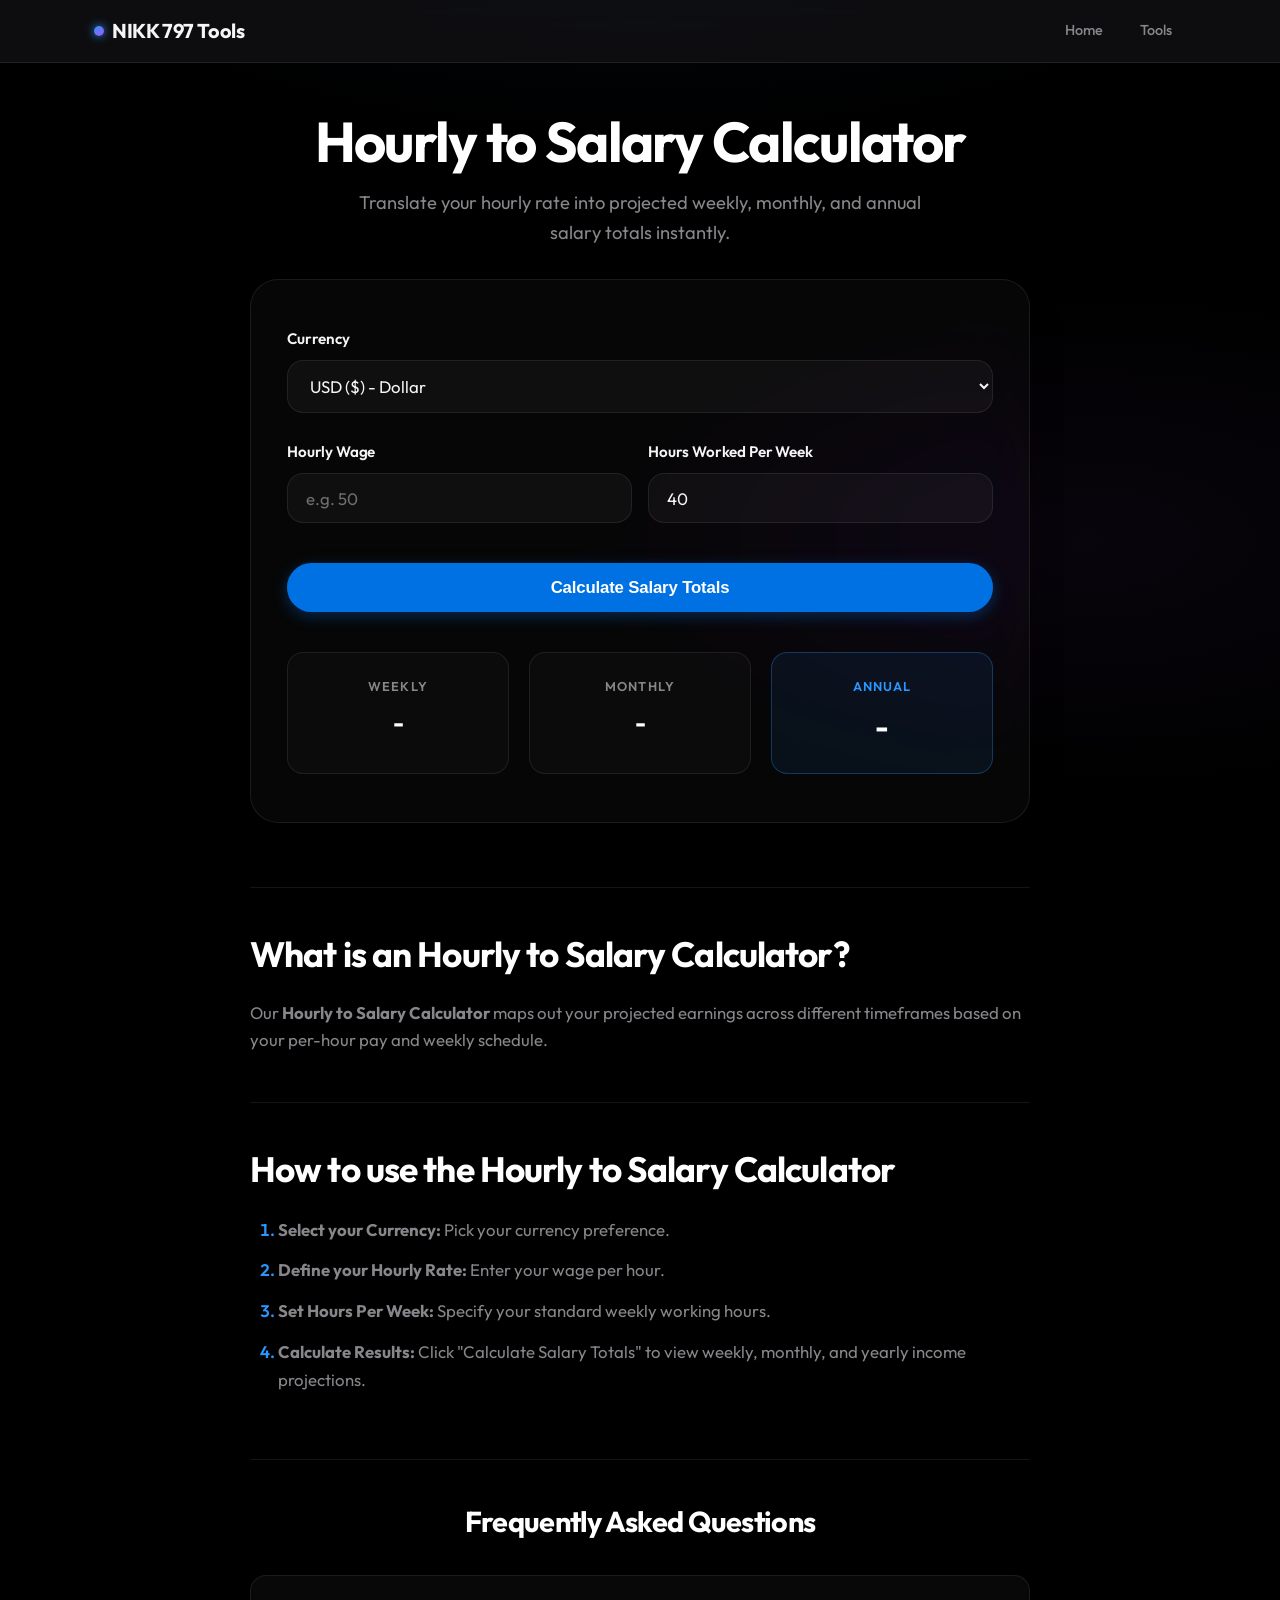
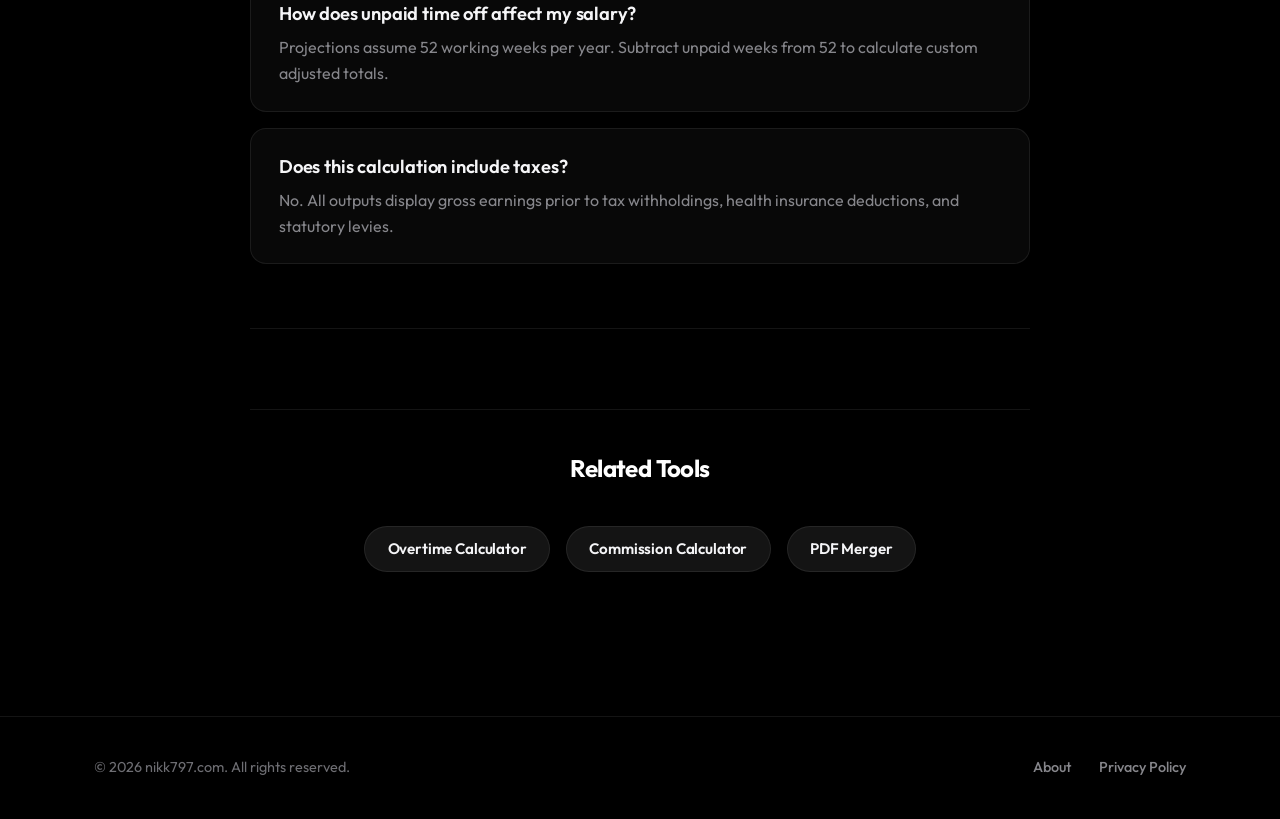
<file: tools/hourly-to-salary-calculator.html>
<!DOCTYPE html>
<html lang="en">
<head>
    <meta charset="UTF-8">
    <meta name="viewport" content="width=device-width, initial-scale=1.0">
    <title>Free Hourly to Salary Calculator | Convert Wages to Annual Income</title>
    <meta name="description" content="Calculate your exact salaried equivalent from an hourly wage instantly online for free. Convert your hourly rate to weekly, monthly, and yearly salary. 100% private.">
    <link href="https://fonts.googleapis.com/css2?family=Outfit:wght@400;500;600;700;800&display=swap" rel="stylesheet">
    <link rel="stylesheet" href="../css/styles.css">
    <link rel="icon" type="image/png" href="../assets/favicon.png">
    <script type="application/ld+json">
    {
      "@context": "https://schema.org",
      "@graph": [
        {
          "@type": "WebApplication",
          "name": "NIKK 797 Hourly to Salary Calculator",
          "applicationCategory": "FinanceApplication",
          "operatingSystem": "Any",
          "description": "Convert your hourly wage into anticipated weekly, monthly, and yearly salary totals.",
          "offers": { "@type": "Offer", "price": "0" }
        },
        {
          "@type": "FAQPage",
          "mainEntity": [
            { "@type": "Question", "name": "How does unpaid time off affect this calculation?", "acceptedAnswer": { "@type": "Answer", "text": "These formulas assume 52 weeks of work. If you take 3 weeks of unpaid vacation, multiply the weekly total by 49 instead of 52." } },
            { "@type": "Question", "name": "Is it more lucrative to be hourly or salaried?", "acceptedAnswer": { "@type": "Answer", "text": "Neither is universally better. Hourly roles with overtime can be very lucrative, while salaries offer predictability and better corporate benefits." } },
            { "@type": "Question", "name": "What is considered a standard working week?", "acceptedAnswer": { "@type": "Answer", "text": "Globally, corporate frameworks default toward 40 hours. However, some jurisdictions advocate for 35 or 32-hour baselines." } },
            { "@type": "Question", "name": "Does this calculation include taxes?", "acceptedAnswer": { "@type": "Answer", "text": "No. All models here dictate 'gross' revenue. You must subtract regional income taxes, insurance, and levies to find your 'net' take-home pay." } },
            { "@type": "Question", "name": "Can I use this for freelance estimations?", "acceptedAnswer": { "@type": "Answer", "text": "Absolutely. Freelancers decide their desired annual income, divide by billable hours, and arrive at the lowest hourly rate they should charge." } }
          ]
        }
      ]
    }
    </script>
</head>
<body>
    <header class="navbar">
        <div class="nav-container">
            <a href="../index.html" class="logo">NIKK 797 Tools</a>
            <nav class="nav-links">
                <a href="../index.html">Home</a>
                <a href="index.html">Tools</a>
            </nav>
        </div>
    </header>

    <main>
        <div class="content-section" style="margin-bottom: 0; text-align: center;">
            <h1>Hourly to Salary Calculator</h1>
            <p style="font-size: 1.15rem; max-width: 600px; margin: 0 auto 2rem auto; color: var(--text-muted);">
                Translate your hourly rate into projected weekly, monthly, and annual salary totals instantly.
            </p>
        </div>

        <div class="calculator-container" style="max-width: 780px;">
            <div class="form-group">
                <label for="currency">Currency</label>
                <select id="currency" class="form-control" style="cursor: pointer;">
                    <option value="USD" selected>USD ($) - Dollar</option>
                    <option value="EUR">EUR (€) - Euro</option>
                    <option value="GBP">GBP (£) - Pound</option>
                    <option value="INR">INR (₹) - Rupee</option>
                    <option value="CAD">CAD (C$) - Canadian Dollar</option>
                    <option value="AUD">AUD (A$) - Australian Dollar</option>
                </select>
            </div>

            <div style="display: grid; grid-template-columns: 1fr 1fr; gap: 1rem; margin-bottom: 1.5rem;">
                <div class="form-group" style="margin-bottom: 0;">
                    <label for="hourly-rate">Hourly Wage</label>
                    <input type="number" id="hourly-rate" class="form-control" placeholder="e.g. 50" min="0" step="any">
                </div>
                <div class="form-group" style="margin-bottom: 0;">
                    <label for="hours-per-week">Hours Worked Per Week</label>
                    <input type="number" id="hours-per-week" class="form-control" value="40" min="0" max="168" step="any">
                </div>
            </div>

            <button id="calc-btn" class="btn">Calculate Salary Totals</button>

            <div class="result-grid">
                <div class="result-card">
                    <h4>Weekly</h4>
                    <div id="result-weekly" class="sub-value">-</div>
                </div>
                <div class="result-card">
                    <h4>Monthly</h4>
                    <div id="result-monthly" class="sub-value">-</div>
                </div>
                <div class="result-card featured">
                    <h4>Annual</h4>
                    <div id="result-yearly" class="sub-value">-</div>
                </div>
            </div>
        </div>

        <article class="content-section">
            <h2>What is an Hourly to Salary Calculator?</h2>
            <p>Our <strong>Hourly to Salary Calculator</strong> maps out your projected earnings across different timeframes based on your per-hour pay and weekly schedule.</p>

            <h2>How to use the Hourly to Salary Calculator</h2>
            <ol>
                <li><strong>Select your Currency:</strong> Pick your currency preference.</li>
                <li><strong>Define your Hourly Rate:</strong> Enter your wage per hour.</li>
                <li><strong>Set Hours Per Week:</strong> Specify your standard weekly working hours.</li>
                <li><strong>Calculate Results:</strong> Click "Calculate Salary Totals" to view weekly, monthly, and yearly income projections.</li>
            </ol>

            <div class="faq-container" style="margin-top: 4rem;">
                <h2 style="font-size: 1.8rem; margin-bottom: 2rem; text-align: center;">Frequently Asked Questions</h2>
                
                <div class="faq-item">
                    <div class="faq-question">How does unpaid time off affect my salary?</div>
                    <div class="faq-answer">Projections assume 52 working weeks per year. Subtract unpaid weeks from 52 to calculate custom adjusted totals.</div>
                </div>

                <div class="faq-item">
                    <div class="faq-question">Does this calculation include taxes?</div>
                    <div class="faq-answer">No. All outputs display gross earnings prior to tax withholdings, health insurance deductions, and statutory levies.</div>
                </div>
            </div>

            <div style="margin-top: 4rem; padding-top: 2rem; border-top: 1px solid var(--border-color);">
                <h2 style="font-size: 1.5rem; margin-bottom: 1.5rem; text-align: center;">Related Tools</h2>
                <div style="display: flex; gap: 1rem; flex-wrap: wrap; justify-content: center;">
                    <a href="overtime-calculator.html" class="btn btn-secondary" style="width: auto; padding: 0.65rem 1.4rem; font-size: 0.95rem;">Overtime Calculator</a>
                    <a href="commission-calculator.html" class="btn btn-secondary" style="width: auto; padding: 0.65rem 1.4rem; font-size: 0.95rem;">Commission Calculator</a>
                    <a href="pdf-merger.html" class="btn btn-secondary" style="width: auto; padding: 0.65rem 1.4rem; font-size: 0.95rem;">PDF Merger</a>
                </div>
            </div>
        </article>
    </main>

    <footer class="footer">
        <div class="footer-content">
            <div>&copy; 2026 nikk797.com. All rights reserved.</div>
            <div class="footer-links">
                <a href="../about.html">About</a>
                <a href="../privacy.html">Privacy Policy</a>
            </div>
        </div>
    </footer>

    <script src="../js/common.js"></script>
    <script src="../js/hourly.js"></script>
</body>
</html>
</file>
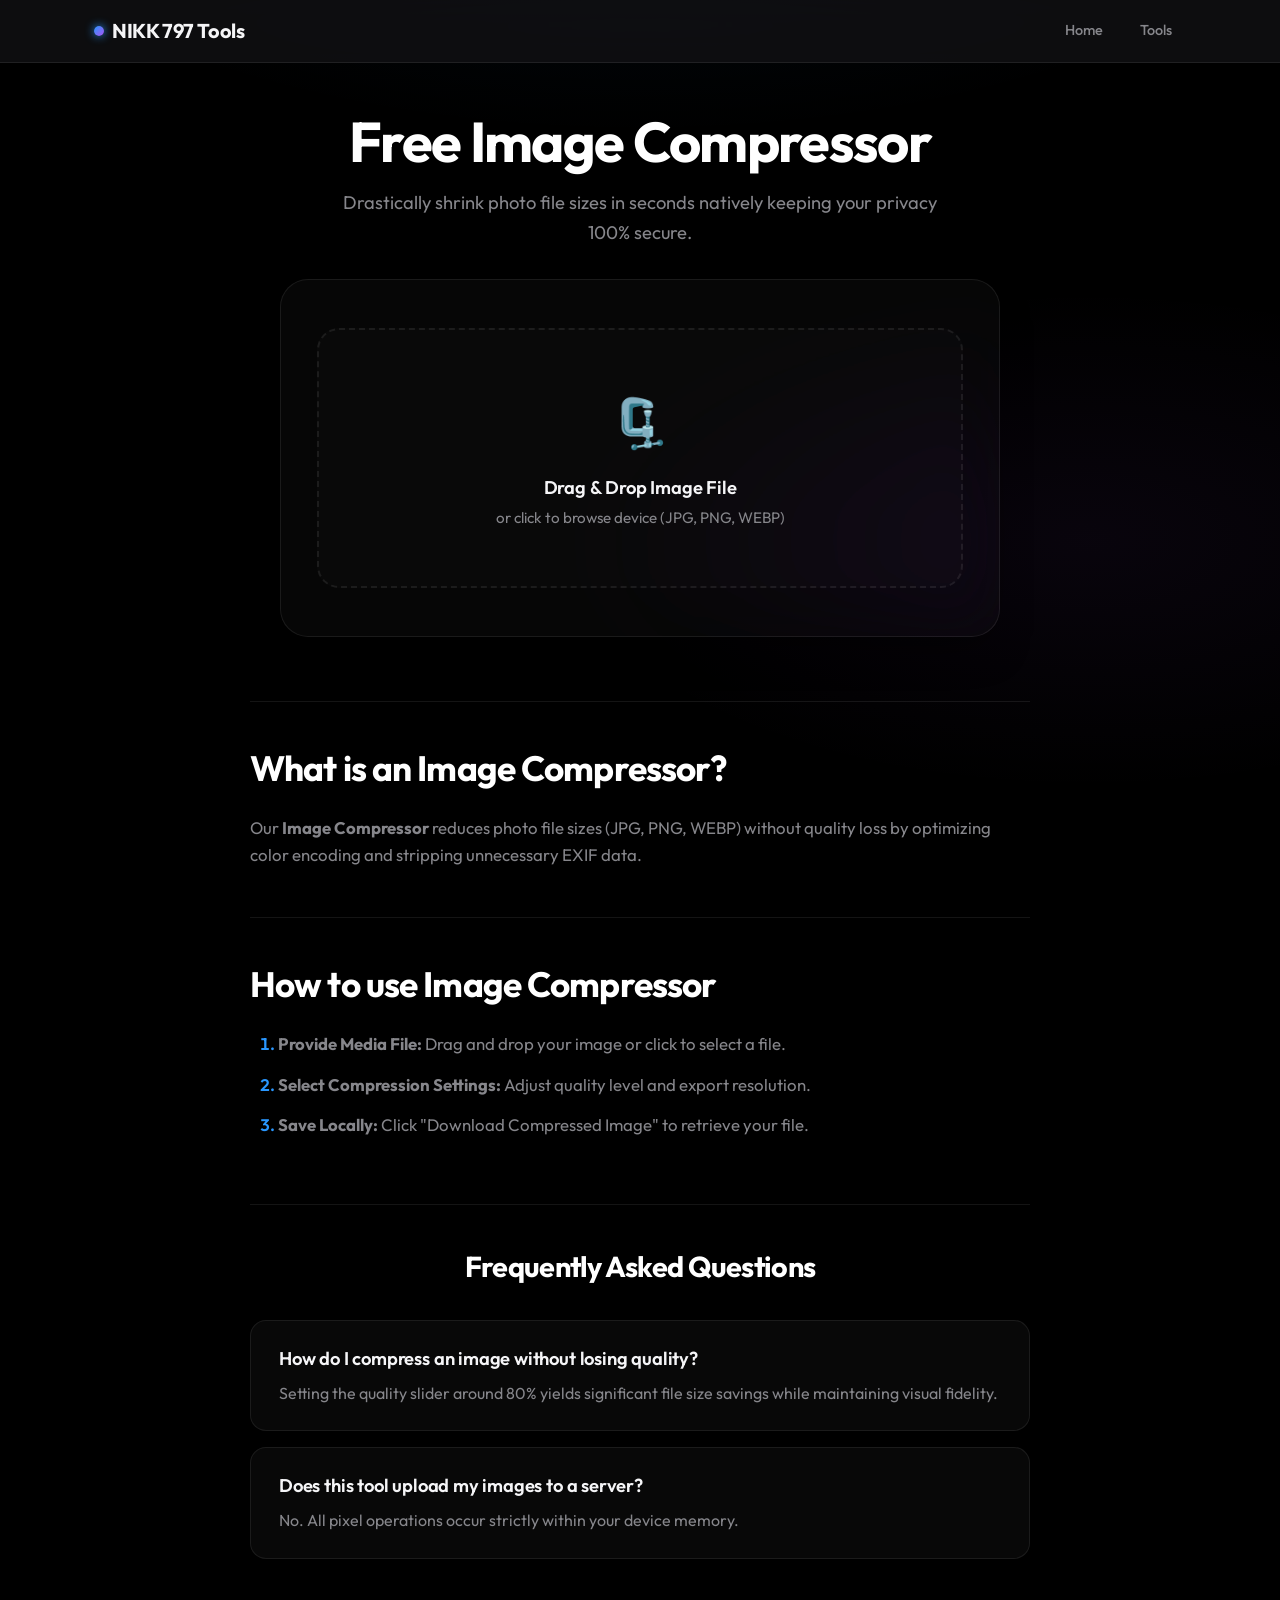
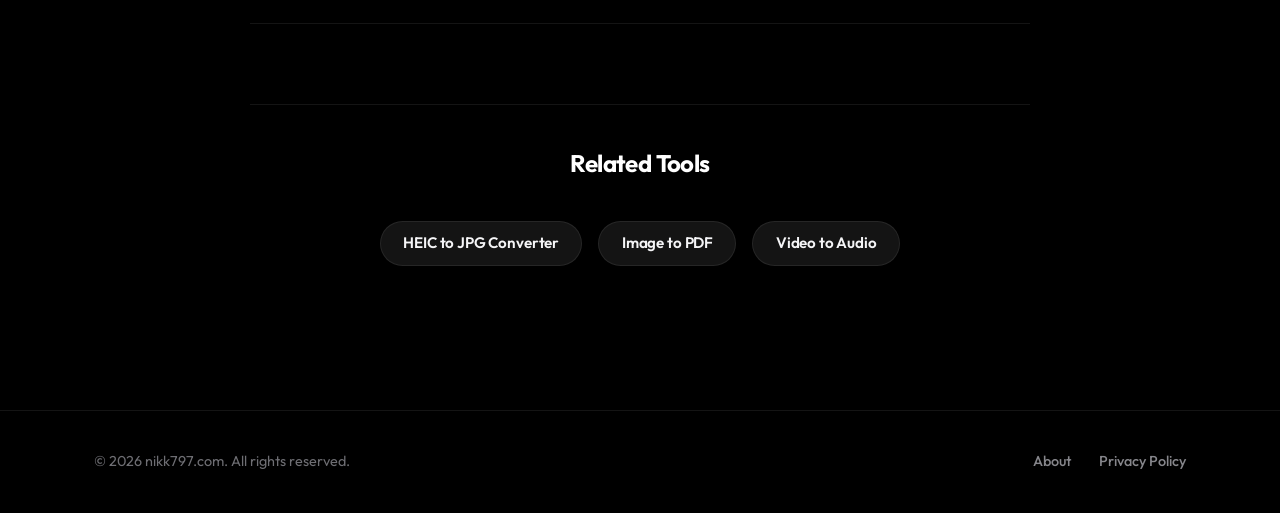
<file: tools/image-compressor.html>
<!DOCTYPE html>
<html lang="en">
<head>
    <meta charset="UTF-8">
    <meta name="viewport" content="width=device-width, initial-scale=1.0">
    <title>Free Image Compressor Online | Resize & Reduce JPG/PNG Size</title>
    <meta name="description" content="Compress high-resolution JPG, PNG, and WebP images instantly. Reduce file size up to 90% without losing quality completely offline for free.">
    <link href="https://fonts.googleapis.com/css2?family=Outfit:wght@400;500;600;700;800&display=swap" rel="stylesheet">
    <link rel="stylesheet" href="../css/styles.css">
    <link rel="icon" type="image/png" href="../assets/favicon.png">
    <script type="application/ld+json">
    {
      "@context": "https://schema.org",
      "@graph": [
        {
          "@type": "WebApplication",
          "name": "NIKK 797 Image Compressor",
          "applicationCategory": "MultimediaApplication",
          "operatingSystem": "Any",
          "description": "Compress high-resolution photos and reduce file sizes instantly without server uploads completely offline.",
          "offers": { "@type": "Offer", "price": "0" }
        },
        {
          "@type": "FAQPage",
          "mainEntity": [
            { "@type": "Question", "name": "How do I compress an image without losing quality?", "acceptedAnswer": { "@type": "Answer", "text": "By using our intelligent compression slider, you can specify exactly how much data you want to retain." } },
            { "@type": "Question", "name": "Does this tool upload my images to a server?", "acceptedAnswer": { "@type": "Answer", "text": "No. The NIKK 797 Image Compressor processes your photos exclusively inside your web browser." } }
          ]
        }
      ]
    }
    </script>
</head>
<body>
    <header class="navbar">
        <div class="nav-container">
            <a href="../index.html" class="logo">NIKK 797 Tools</a>
            <nav class="nav-links">
                <a href="../index.html">Home</a>
                <a href="index.html">Tools</a>
            </nav>
        </div>
    </header>

    <main>
        <div class="content-section" style="margin-bottom: 0; text-align: center;">
            <h1>Free Image Compressor</h1>
            <p style="font-size: 1.15rem; max-width: 600px; margin: 0 auto 2rem auto; color: var(--text-muted);">
                Drastically shrink photo file sizes in seconds natively keeping your privacy 100% secure.
            </p>
        </div>

        <div class="calculator-container" style="max-width: 720px;">
            <div id="drop-zone" class="drop-zone">
                <div class="drop-zone-icon">🗜️</div>
                <div class="drop-zone-text">Drag & Drop Image File</div>
                <div class="drop-zone-hint">or click to browse device (JPG, PNG, WEBP)</div>
                <input type="file" id="file-input" accept="image/jpeg, image/png, image/webp" style="display: none;">
            </div>

            <div id="file-info" style="display: none; flex-direction: column; align-items: center; justify-content: center; margin-bottom: 1.5rem; padding: 1.25rem; background: rgba(255, 255, 255, 0.04); border-radius: var(--radius-md); border: 1px solid var(--border-color);">
                <div style="font-size: 1.8rem; margin-bottom: 0.35rem;">✅</div>
                <h4 id="file-name" style="margin-bottom: 0.2rem; color: var(--text-main); word-break: break-all; text-align: center;">filename.jpg</h4>
                <span id="file-size" style="color: var(--text-muted); font-size: 0.9rem;">2.5 MB</span>
                
                <div id="image-preview" style="margin-top: 1rem; display: none;">
                    <img id="preview-img" style="max-width: 100%; max-height: 220px; border-radius: var(--radius-sm); border: 1px solid var(--border-color);" />
                </div>

                <button id="reset-upload" class="btn btn-secondary" style="margin-top: 1rem; width: auto; padding: 0.4rem 0.9rem; font-size: 0.85rem;">Remove Image</button>
            </div>

            <div id="options-panel" style="display: none; margin-bottom: 1.5rem;">
                <div class="form-group">
                    <label for="quality-level" style="display: flex; justify-content: space-between;">
                        <span>Compression Quality</span>
                        <span id="quality-display" style="color: var(--accent-blue); font-weight: 600;">80%</span>
                    </label>
                    <input type="range" id="quality-level" min="10" max="100" value="80" style="width: 100%; accent-color: var(--accent-blue);">
                    <small style="color: var(--text-muted); margin-top: 0.35rem; display: block;">Lower values decrease size while retaining target resolution.</small>
                </div>

                <div class="form-group">
                    <label for="resize-option">Max Resolution (Resizing)</label>
                    <select id="resize-option" class="form-control">
                        <option value="original">Keep Original Size</option>
                        <option value="1920">Scale Down to 1920px (1080p Web)</option>
                        <option value="1280">Scale Down to 1280px (Optimal Mobile)</option>
                        <option value="800">Scale Down to 800px (Aggressive Web)</option>
                    </select>
                </div>

                <div class="form-group">
                    <label for="output-format">Output Format</label>
                    <select id="output-format" class="form-control">
                        <option value="image/jpeg">JPG (Standard Web Format)</option>
                        <option value="image/webp">WEBP (Next-Gen Format)</option>
                    </select>
                </div>
            </div>

            <div style="text-align: center;">
                <button id="compress-btn" class="btn" style="display: none; margin: 0 auto;">Compress Image Locally</button>
            </div>

            <div id="loading-msg" style="display: none; text-align: center; margin-top: 1.5rem;">
                <div class="spinner"></div>
                <p style="margin-top: 0.5rem; color: var(--text-main); font-weight: 500;">Applying compression offline...</p>
            </div>

            <div id="result-display" style="display: none; margin-top: 1.5rem; padding: 1.5rem; background: rgba(52, 211, 153, 0.08); border: 1px solid rgba(52, 211, 153, 0.25); border-radius: var(--radius-md); text-align: center;">
                <h3 style="color: var(--accent-emerald); margin-bottom: 1rem; margin-top: 0;">Image Compressed</h3>
                
                <div style="display: flex; justify-content: space-around; background: rgba(0, 0, 0, 0.3); padding: 1.25rem; border-radius: var(--radius-sm); margin-bottom: 1.25rem;">
                    <div>
                        <div style="font-size: 0.75rem; color: var(--text-muted); text-transform: uppercase;">Original</div>
                        <div id="result-original-size" style="font-size: 1.15rem; font-weight: 700; color: #fff;">--</div>
                    </div>
                    <div style="color: var(--accent-emerald); font-size: 1.25rem; display: flex; align-items: center;">➔</div>
                    <div>
                        <div style="font-size: 0.75rem; color: var(--text-muted); text-transform: uppercase;">Compressed</div>
                        <div id="result-new-size" style="font-size: 1.15rem; font-weight: 700; color: var(--accent-emerald);">--</div>
                    </div>
                </div>

                <a id="download-trigger" class="btn" style="width: auto; padding: 0.8rem 1.75rem;">Download Compressed Image</a>
            </div>
        </div>

        <article class="content-section">
            <h2>What is an Image Compressor?</h2>
            <p>Our <strong>Image Compressor</strong> reduces photo file sizes (JPG, PNG, WEBP) without quality loss by optimizing color encoding and stripping unnecessary EXIF data.</p>

            <h2>How to use Image Compressor</h2>
            <ol>
                <li><strong>Provide Media File:</strong> Drag and drop your image or click to select a file.</li>
                <li><strong>Select Compression Settings:</strong> Adjust quality level and export resolution.</li>
                <li><strong>Save Locally:</strong> Click "Download Compressed Image" to retrieve your file.</li>
            </ol>

            <div class="faq-container" style="margin-top: 4rem;">
                <h2 style="font-size: 1.8rem; margin-bottom: 2rem; text-align: center;">Frequently Asked Questions</h2>
                
                <div class="faq-item">
                    <div class="faq-question">How do I compress an image without losing quality?</div>
                    <div class="faq-answer">Setting the quality slider around 80% yields significant file size savings while maintaining visual fidelity.</div>
                </div>

                <div class="faq-item">
                    <div class="faq-question">Does this tool upload my images to a server?</div>
                    <div class="faq-answer">No. All pixel operations occur strictly within your device memory.</div>
                </div>
            </div>

            <div style="margin-top: 4rem; padding-top: 2rem; border-top: 1px solid var(--border-color);">
                <h2 style="font-size: 1.5rem; margin-bottom: 1.5rem; text-align: center;">Related Tools</h2>
                <div style="display: flex; gap: 1rem; flex-wrap: wrap; justify-content: center;">
                    <a href="heic-to-jpg.html" class="btn btn-secondary" style="width: auto; padding: 0.65rem 1.4rem; font-size: 0.95rem;">HEIC to JPG Converter</a>
                    <a href="image-to-pdf.html" class="btn btn-secondary" style="width: auto; padding: 0.65rem 1.4rem; font-size: 0.95rem;">Image to PDF</a>
                    <a href="video-to-audio.html" class="btn btn-secondary" style="width: auto; padding: 0.65rem 1.4rem; font-size: 0.95rem;">Video to Audio</a>
                </div>
            </div>
        </article>
    </main>

    <footer class="footer">
        <div class="footer-content">
            <div>&copy; 2026 nikk797.com. All rights reserved.</div>
            <div class="footer-links">
                <a href="../about.html">About</a>
                <a href="../privacy.html">Privacy Policy</a>
            </div>
        </div>
    </footer>

    <script src="../js/common.js"></script>
    <script src="../js/image-compressor.js"></script>
</body>
</html>
</file>
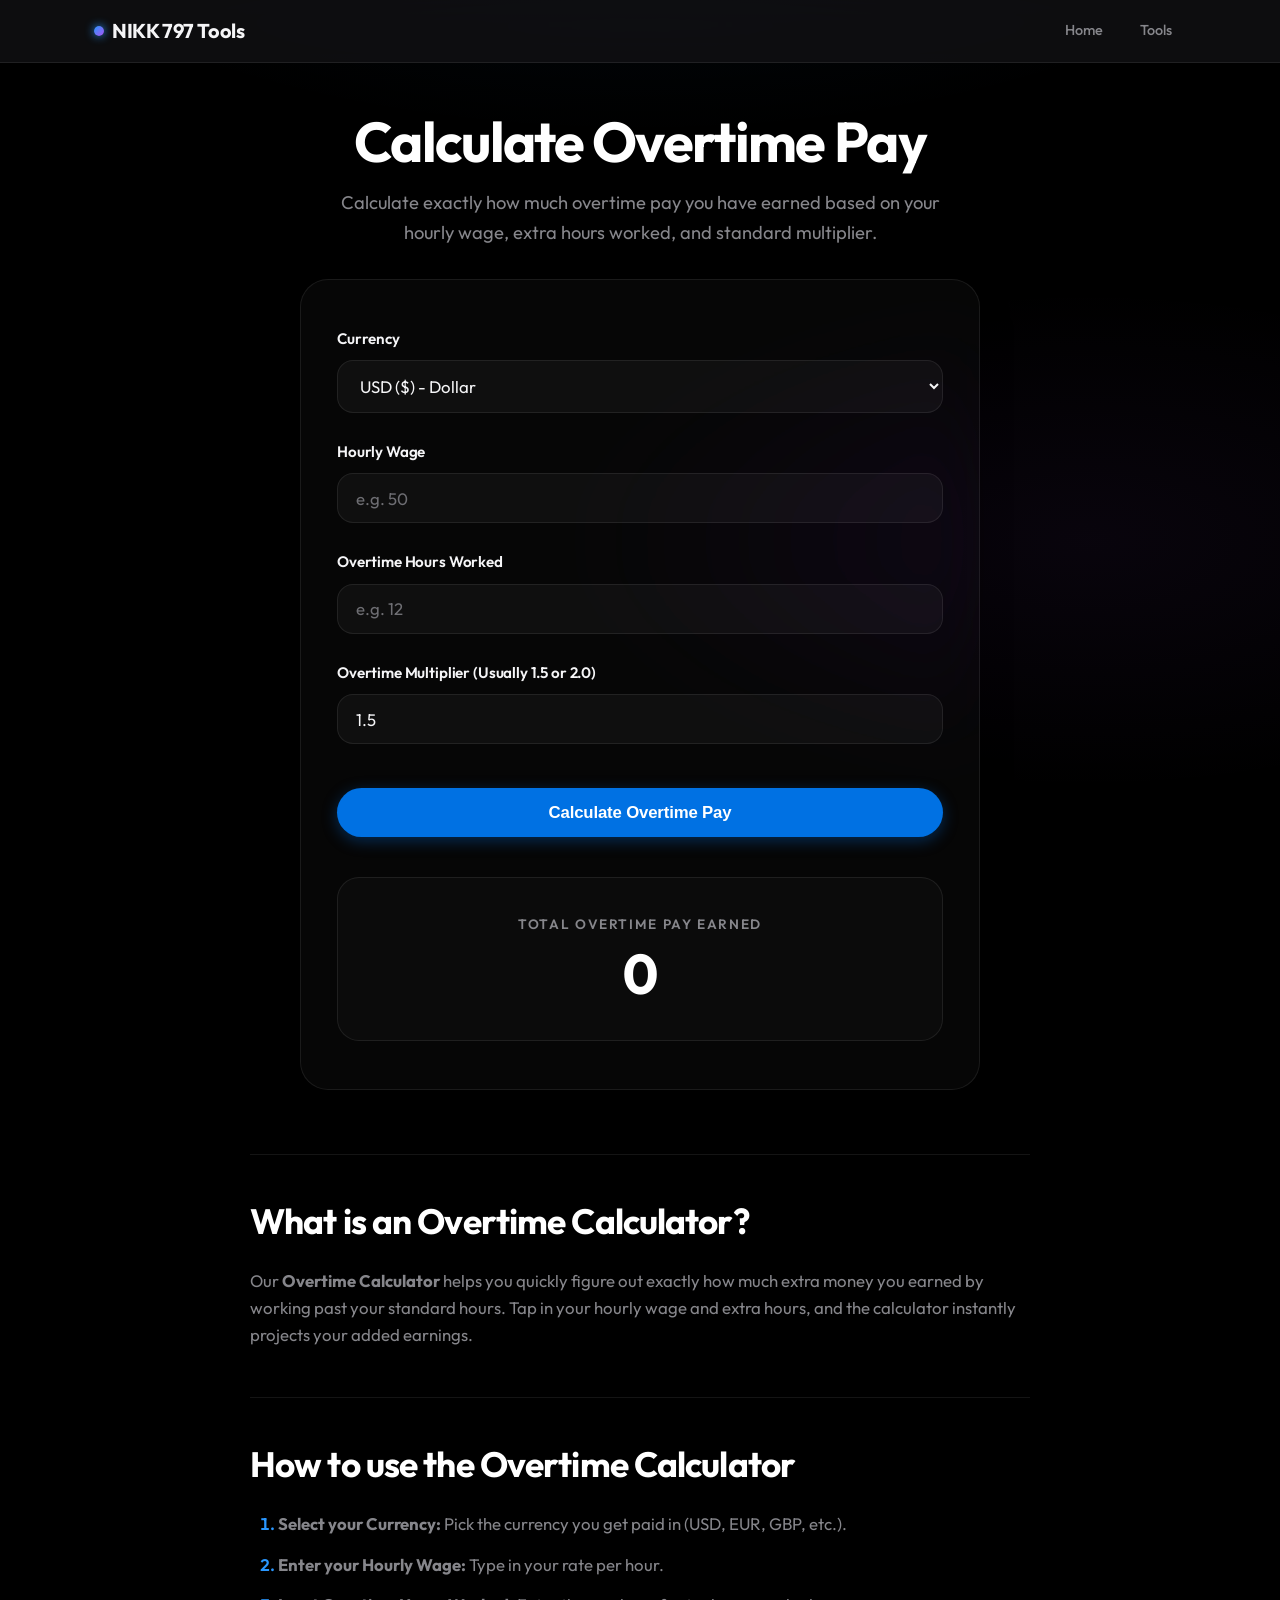
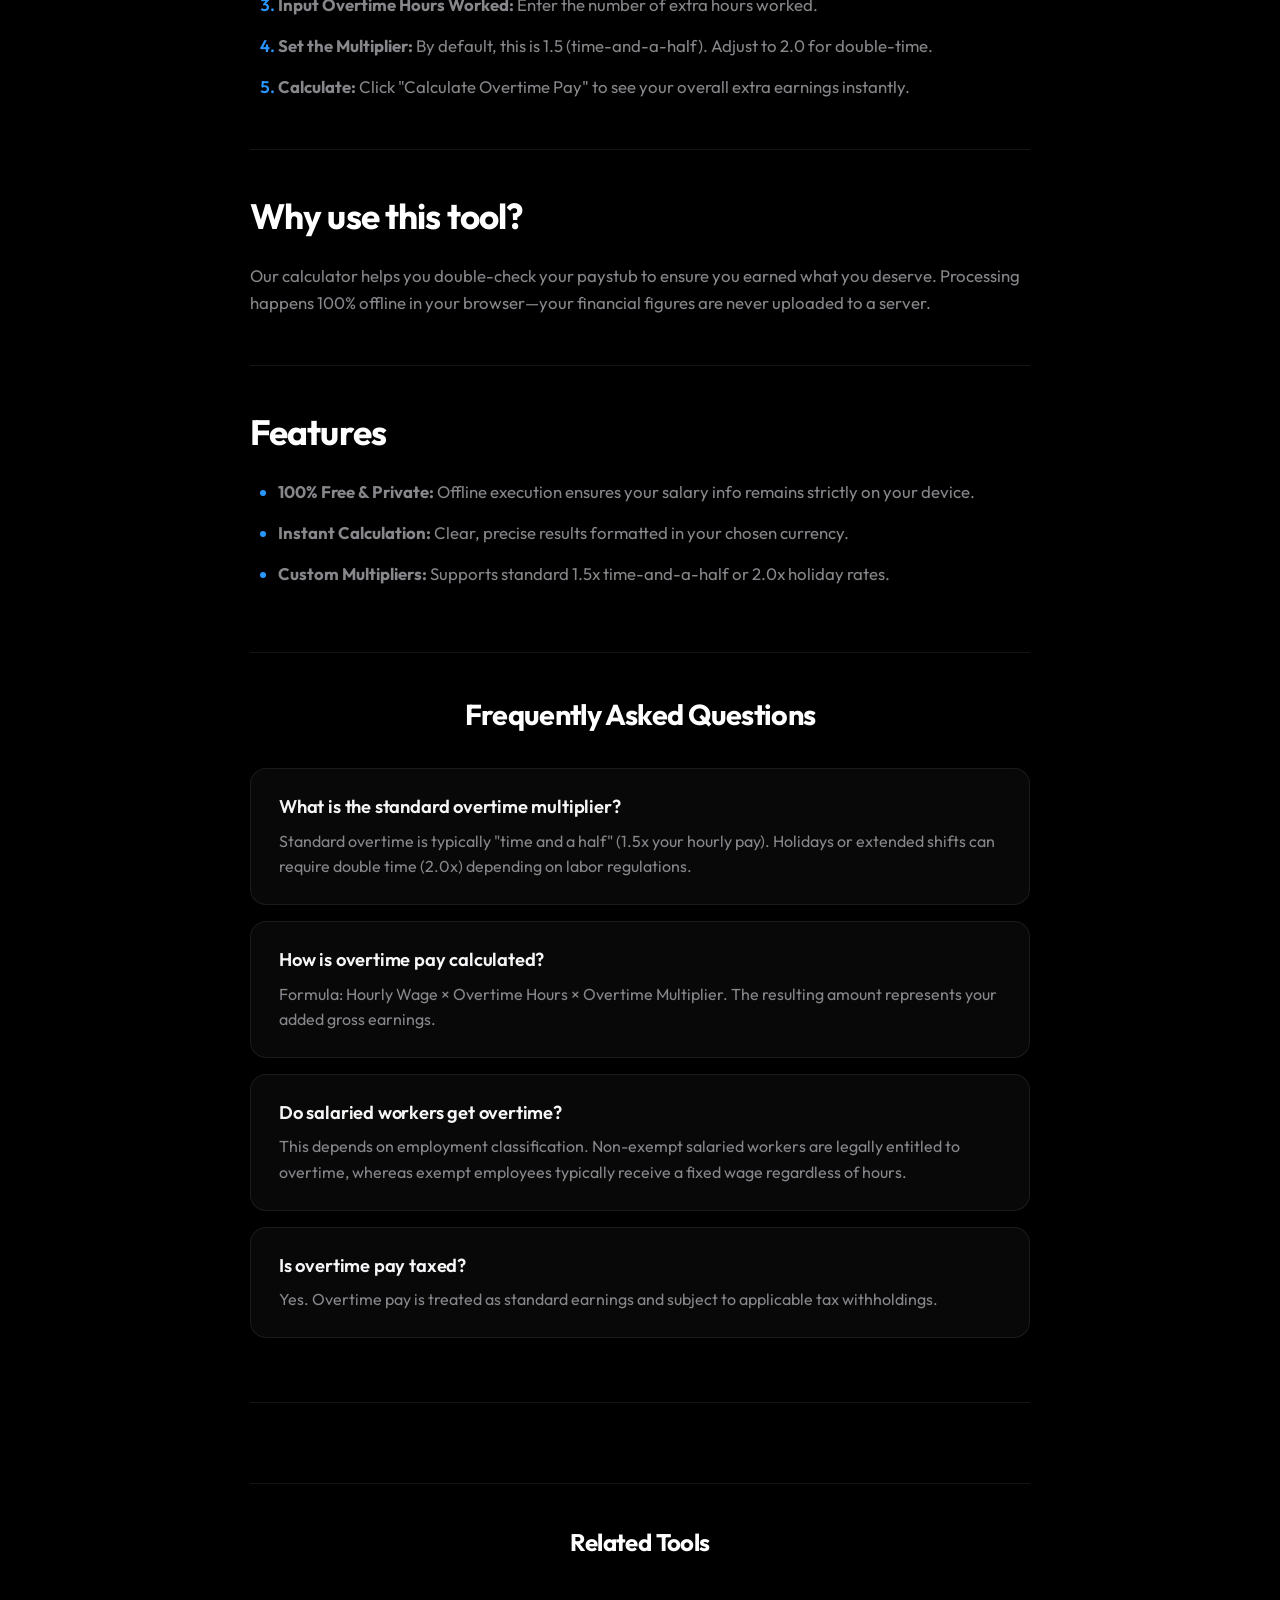
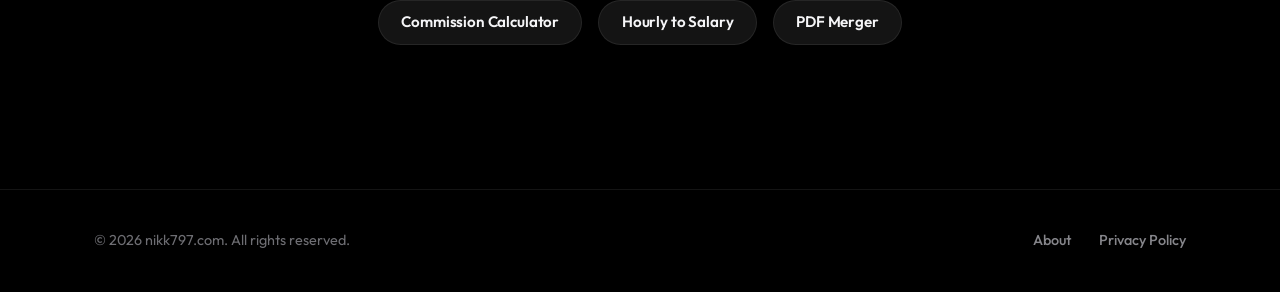
<file: tools/overtime-calculator.html>
<!DOCTYPE html>
<html lang="en">

<head>
    <meta charset="UTF-8">
    <meta name="viewport" content="width=device-width, initial-scale=1.0">
    <title>Free Overtime Calculator | Calculate Overtime Pay Online</title>
    <meta name="description"
        content="Calculate your exact overtime pay online for free. Just enter your hourly wage, overtime hours, and multiplier. 100% private and offline.">
    <link href="https://fonts.googleapis.com/css2?family=Outfit:wght@400;500;600;700;800&display=swap" rel="stylesheet">
    <link rel="stylesheet" href="../css/styles.css">
    <link rel="icon" type="image/png" href="../assets/favicon.png">
    <script type="application/ld+json">
    {
      "@context": "https://schema.org",
      "@graph": [
        {
          "@type": "WebApplication",
          "name": "NIKK 797 Overtime Calculator",
          "applicationCategory": "FinanceApplication",
          "operatingSystem": "Any",
          "description": "Calculate your exact overtime pay online for free. Enter your hourly wage, overtime hours, and multiplier.",
          "offers": { "@type": "Offer", "price": "0" }
        },
        {
          "@type": "FAQPage",
          "mainEntity": [
            { "@type": "Question", "name": "What is the standard overtime multiplier?", "acceptedAnswer": { "@type": "Answer", "text": "The standard global multiplier for overtime pay is 'time and a half' (1.5x your hourly wage). However, holidays and weekends sometimes require double time (2.0x)." } },
            { "@type": "Question", "name": "How is overtime pay calculated?", "acceptedAnswer": { "@type": "Answer", "text": "Overtime is calculated using a simple formula: Hourly Wage × Overtime Hours × Overtime Multiplier. The result is your total extra earnings." } },
            { "@type": "Question", "name": "Do salaried workers get overtime?", "acceptedAnswer": { "@type": "Answer", "text": "It depends on your contract and local labor laws. Salaried employees classified as 'Exempt' are typically not eligible, while 'Non-Exempt' employees must be legally paid for extra hours." } },
            { "@type": "Question", "name": "Is overtime pay taxed?", "acceptedAnswer": { "@type": "Answer", "text": "Yes. Overtime wages are considered supplemental or standard income and are fully subject to standard state, federal, or provincial income taxes." } },
            { "@type": "Question", "name": "Does this calculator save my financial data?", "acceptedAnswer": { "@type": "Answer", "text": "No. The NIKK 797 Overtime Calculator processes all data natively inside your device's browser. We do not use servers, ensuring 100% privacy." } }
          ]
        }
      ]
    }
    </script>
</head>

<body>
    <header class="navbar">
        <div class="nav-container">
            <a href="../index.html" class="logo">NIKK 797 Tools</a>
            <nav class="nav-links">
                <a href="../index.html">Home</a>
                <a href="index.html">Tools</a>
            </nav>
        </div>
    </header>

    <main>
        <div class="content-section" style="margin-bottom: 0; text-align: center;">
            <h1>Calculate Overtime Pay</h1>
            <p style="font-size: 1.15rem; max-width: 600px; margin: 0 auto 2rem auto; color: var(--text-muted);">
                Calculate exactly how much overtime pay you have earned based on your hourly wage, extra hours worked, and standard multiplier.
            </p>
        </div>

        <div class="calculator-container">
            <div class="form-group">
                <label for="currency">Currency</label>
                <select id="currency" class="form-control" style="cursor: pointer;">
                    <option value="USD" selected>USD ($) - Dollar</option>
                    <option value="EUR">EUR (€) - Euro</option>
                    <option value="GBP">GBP (£) - Pound</option>
                    <option value="INR">INR (₹) - Rupee</option>
                    <option value="CAD">CAD (C$) - Canadian Dollar</option>
                    <option value="AUD">AUD (A$) - Australian Dollar</option>
                </select>
            </div>

            <div class="form-group">
                <label for="hourly-wage">Hourly Wage</label>
                <input type="number" id="hourly-wage" class="form-control" placeholder="e.g. 50" min="0" step="any">
            </div>

            <div class="form-group">
                <label for="overtime-hours">Overtime Hours Worked</label>
                <input type="number" id="overtime-hours" class="form-control" placeholder="e.g. 12" min="0" step="any">
            </div>

            <div class="form-group">
                <label for="multiplier">Overtime Multiplier (Usually 1.5 or 2.0)</label>
                <input type="number" id="multiplier" class="form-control" value="1.5" min="0" step="any">
            </div>

            <button id="calc-btn" class="btn">Calculate Overtime Pay</button>

            <div class="result-box">
                <h4>Total Overtime Pay Earned</h4>
                <div id="result-display" class="result-value">0</div>
            </div>
        </div>

        <article class="content-section">
            <h2>What is an Overtime Calculator?</h2>
            <p>Our <strong>Overtime Calculator</strong> helps you quickly figure out exactly how much extra money you earned by working past your standard hours. Tap in your hourly wage and extra hours, and the calculator instantly projects your added earnings.</p>

            <h2>How to use the Overtime Calculator</h2>
            <ol>
                <li><strong>Select your Currency:</strong> Pick the currency you get paid in (USD, EUR, GBP, etc.).</li>
                <li><strong>Enter your Hourly Wage:</strong> Type in your rate per hour.</li>
                <li><strong>Input Overtime Hours Worked:</strong> Enter the number of extra hours worked.</li>
                <li><strong>Set the Multiplier:</strong> By default, this is 1.5 (time-and-a-half). Adjust to 2.0 for double-time.</li>
                <li><strong>Calculate:</strong> Click "Calculate Overtime Pay" to see your overall extra earnings instantly.</li>
            </ol>

            <h2>Why use this tool?</h2>
            <p>Our calculator helps you double-check your paystub to ensure you earned what you deserve. Processing happens 100% offline in your browser—your financial figures are never uploaded to a server.</p>

            <h2>Features</h2>
            <ul>
                <li><strong>100% Free & Private:</strong> Offline execution ensures your salary info remains strictly on your device.</li>
                <li><strong>Instant Calculation:</strong> Clear, precise results formatted in your chosen currency.</li>
                <li><strong>Custom Multipliers:</strong> Supports standard 1.5x time-and-a-half or 2.0x holiday rates.</li>
            </ul>

            <div class="faq-container" style="margin-top: 4rem;">
                <h2 style="font-size: 1.8rem; margin-bottom: 2rem; text-align: center;">Frequently Asked Questions</h2>
                
                <div class="faq-item">
                    <div class="faq-question">What is the standard overtime multiplier?</div>
                    <div class="faq-answer">Standard overtime is typically "time and a half" (1.5x your hourly pay). Holidays or extended shifts can require double time (2.0x) depending on labor regulations.</div>
                </div>

                <div class="faq-item">
                    <div class="faq-question">How is overtime pay calculated?</div>
                    <div class="faq-answer">Formula: Hourly Wage × Overtime Hours × Overtime Multiplier. The resulting amount represents your added gross earnings.</div>
                </div>

                <div class="faq-item">
                    <div class="faq-question">Do salaried workers get overtime?</div>
                    <div class="faq-answer">This depends on employment classification. Non-exempt salaried workers are legally entitled to overtime, whereas exempt employees typically receive a fixed wage regardless of hours.</div>
                </div>

                <div class="faq-item">
                    <div class="faq-question">Is overtime pay taxed?</div>
                    <div class="faq-answer">Yes. Overtime pay is treated as standard earnings and subject to applicable tax withholdings.</div>
                </div>
            </div>

            <div style="margin-top: 4rem; padding-top: 2rem; border-top: 1px solid var(--border-color);">
                <h2 style="font-size: 1.5rem; margin-bottom: 1.5rem; text-align: center;">Related Tools</h2>
                <div style="display: flex; gap: 1rem; flex-wrap: wrap; justify-content: center;">
                    <a href="commission-calculator.html" class="btn btn-secondary" style="width: auto; padding: 0.65rem 1.4rem; font-size: 0.95rem;">Commission Calculator</a>
                    <a href="hourly-to-salary-calculator.html" class="btn btn-secondary" style="width: auto; padding: 0.65rem 1.4rem; font-size: 0.95rem;">Hourly to Salary</a>
                    <a href="pdf-merger.html" class="btn btn-secondary" style="width: auto; padding: 0.65rem 1.4rem; font-size: 0.95rem;">PDF Merger</a>
                </div>
            </div>
        </article>
    </main>

    <footer class="footer">
        <div class="footer-content">
            <div>&copy; 2026 nikk797.com. All rights reserved.</div>
            <div class="footer-links">
                <a href="../about.html">About</a>
                <a href="../privacy.html">Privacy Policy</a>
            </div>
        </div>
    </footer>

    <script src="../js/common.js"></script>
    <script src="../js/overtime.js"></script>
</body>

</html>
</file>
<file: css/styles.css>
@import url('https://fonts.googleapis.com/css2?family=Outfit:wght@400;500;600;700;800&display=swap');

:root {
  /* Apple-inspired Color Palette */
  --bg-color: #000000;
  --bg-surface: #0a0a0c;
  --bg-elevated: #121215;
  --bg-translucent: rgba(18, 18, 21, 0.75);
  
  --text-main: #f5f5f7;
  --text-muted: #86868b;
  --text-subtle: #6e6e73;
  
  --border-color: rgba(255, 255, 255, 0.08);
  --border-hover: rgba(255, 255, 255, 0.18);
  --border-strong: rgba(255, 255, 255, 0.25);
  
  --card-bg: rgba(255, 255, 255, 0.03);
  --card-bg-hover: rgba(255, 255, 255, 0.055);
  
  --accent-primary: #0071e3;
  --accent-primary-hover: #0077ed;
  --accent-blue: #2997ff;
  --accent-purple: #a855f7;
  --accent-emerald: #34d399;
  --accent-amber: #fbbf24;
  --accent-sky: #38bdf8;
  
  /* Squircles & Radii */
  --radius-sm: 10px;
  --radius-md: 16px;
  --radius-lg: 22px;
  --radius-xl: 28px;
  --radius-pill: 980px;

  /* Easing Curves */
  --spring-easing: cubic-bezier(0.16, 1, 0.3, 1);
  --shadow-subtle: 0 4px 20px rgba(0, 0, 0, 0.3);
  --shadow-elevated: 0 20px 40px -15px rgba(0, 0, 0, 0.6);
  --shadow-glow: 0 0 40px rgba(41, 151, 255, 0.15);
}

* {
  box-sizing: border-box;
  margin: 0;
  padding: 0;
  -webkit-font-smoothing: antialiased;
  -moz-osx-font-smoothing: grayscale;
}

body {
  font-family: -apple-system, BlinkMacSystemFont, "SF Pro Display", "SF Pro Text", "Outfit", "Segoe UI", Roboto, sans-serif;
  background-color: var(--bg-color);
  background-image: 
    radial-gradient(ellipse 80% 50% at 50% -20%, rgba(41, 151, 255, 0.08), transparent 70%),
    radial-gradient(ellipse 60% 40% at 85% 60%, rgba(168, 85, 247, 0.05), transparent 70%);
  background-attachment: fixed;
  color: var(--text-main);
  line-height: 1.5;
  display: flex;
  flex-direction: column;
  min-height: 100vh;
  overflow-x: hidden;
}

a {
  text-decoration: none;
  color: inherit;
  transition: color 0.2s var(--spring-easing);
}

/* Translucent Glass Navbar */
.navbar {
  background: var(--bg-translucent);
  backdrop-filter: saturate(180%) blur(20px);
  -webkit-backdrop-filter: saturate(180%) blur(20px);
  border-bottom: 1px solid var(--border-color);
  padding: 0.85rem 0;
  position: sticky;
  top: 0;
  z-index: 1000;
  transition: background 0.3s ease;
}

.nav-container {
  max-width: 1140px;
  margin: 0 auto;
  padding: 0 1.5rem;
  display: flex;
  justify-content: space-between;
  align-items: center;
}

.logo {
  font-size: 1.25rem;
  font-weight: 700;
  letter-spacing: -0.02em;
  color: var(--text-main);
  display: flex;
  align-items: center;
  gap: 0.5rem;
}

.logo::before {
  content: '';
  display: inline-block;
  width: 10px;
  height: 10px;
  border-radius: 50%;
  background: linear-gradient(135deg, var(--accent-blue), var(--accent-purple));
  box-shadow: 0 0 10px var(--accent-blue);
}

.nav-links {
  display: flex;
  gap: 0.5rem;
}

.nav-links a {
  font-size: 0.9rem;
  font-weight: 500;
  color: var(--text-muted);
  padding: 0.4rem 0.9rem;
  border-radius: var(--radius-pill);
  transition: all 0.25s var(--spring-easing);
}

.nav-links a:hover {
  color: var(--text-main);
  background: rgba(255, 255, 255, 0.08);
}

/* Main Container */
main {
  flex: 1;
  max-width: 1140px;
  margin: 0 auto;
  padding: 3rem 1.5rem 5rem 1.5rem;
  width: 100%;
}

/* Apple Typography System */
h1 {
  font-size: clamp(2.2rem, 4.5vw, 3.5rem);
  font-weight: 700;
  letter-spacing: -0.03em;
  line-height: 1.1;
  color: #ffffff;
  margin-bottom: 1rem;
}

h2 {
  font-size: clamp(1.6rem, 3vw, 2.2rem);
  font-weight: 700;
  letter-spacing: -0.025em;
  margin-top: 3rem;
  margin-bottom: 1.25rem;
  color: #ffffff;
}

h3 {
  font-size: 1.25rem;
  font-weight: 600;
  letter-spacing: -0.015em;
  color: var(--text-main);
  margin-top: 1.5rem;
  margin-bottom: 0.5rem;
}

p {
  color: var(--text-muted);
  font-size: 1.05rem;
  line-height: 1.6;
  margin-bottom: 1.25rem;
}

/* Apple Hero Tag Badge */
.hero-tag {
  display: inline-flex;
  align-items: center;
  gap: 0.5rem;
  padding: 0.35rem 0.9rem;
  font-size: 0.8rem;
  font-weight: 600;
  letter-spacing: 0.02em;
  border-radius: var(--radius-pill);
  background: rgba(255, 255, 255, 0.05);
  border: 1px solid var(--border-color);
  color: var(--accent-blue);
  margin-bottom: 1.25rem;
}

/* Grid Layout */
.tools-grid {
  display: grid;
  grid-template-columns: repeat(auto-fill, minmax(320px, 1fr));
  gap: 1.5rem;
  margin-top: 2rem;
}

/* Apple Squircle Cards */
.card {
  background: var(--card-bg);
  backdrop-filter: blur(25px) saturate(190%);
  -webkit-backdrop-filter: blur(25px) saturate(190%);
  border: 1px solid var(--border-color);
  border-radius: var(--radius-lg);
  padding: 2rem 1.75rem;
  transition: transform 0.4s var(--spring-easing), 
              background-color 0.4s var(--spring-easing), 
              border-color 0.4s var(--spring-easing), 
              box-shadow 0.4s var(--spring-easing);
  display: flex;
  flex-direction: column;
  position: relative;
  overflow: hidden;
  box-shadow: var(--shadow-subtle);
}

.card:hover {
  transform: translateY(-4px) scale(1.005);
  background: var(--card-bg-hover);
  border-color: var(--border-hover);
  box-shadow: var(--shadow-elevated);
}

.card-icon {
  width: 52px;
  height: 52px;
  border-radius: var(--radius-md);
  background: rgba(255, 255, 255, 0.05);
  border: 1px solid var(--border-color);
  font-size: 1.6rem;
  display: inline-flex;
  align-items: center;
  justify-content: center;
  margin-bottom: 1.25rem;
  transition: transform 0.4s var(--spring-easing), background-color 0.4s ease;
}

.card:hover .card-icon {
  transform: scale(1.08);
  background: rgba(255, 255, 255, 0.08);
  border-color: var(--border-strong);
}

/* Tag Pill Badges */
.card-tag {
  position: absolute;
  top: 1.75rem;
  right: 1.5rem;
  padding: 0.25rem 0.65rem;
  font-size: 0.7rem;
  font-weight: 600;
  text-transform: uppercase;
  letter-spacing: 0.05em;
  border-radius: var(--radius-pill);
  background: rgba(56, 189, 248, 0.1);
  color: var(--accent-sky);
  border: 1px solid rgba(56, 189, 248, 0.2);
}

.card-tag.finance {
  background: rgba(52, 211, 153, 0.1);
  color: var(--accent-emerald);
  border-color: rgba(52, 211, 153, 0.2);
}

.card-tag.media {
  background: rgba(251, 191, 36, 0.1);
  color: var(--accent-amber);
  border-color: rgba(251, 191, 36, 0.2);
}

.card h3 {
  margin-top: 0;
  margin-bottom: 0.5rem;
  font-size: 1.25rem;
  color: var(--text-main);
  font-weight: 600;
  letter-spacing: -0.015em;
}

.card p {
  margin-bottom: 0;
  font-size: 0.95rem;
  color: var(--text-muted);
  line-height: 1.5;
}

/* Calculator & Tool Container */
.calculator-container {
  background: rgba(255, 255, 255, 0.025);
  backdrop-filter: blur(30px) saturate(190%);
  -webkit-backdrop-filter: blur(30px) saturate(190%);
  border-radius: var(--radius-xl);
  padding: 3rem 2.25rem;
  box-shadow: var(--shadow-elevated);
  margin: 0 auto 4rem auto;
  max-width: 680px;
  border: 1px solid var(--border-color);
  position: relative;
}

.form-group {
  margin-bottom: 1.75rem;
}

.form-group label {
  display: block;
  font-weight: 600;
  margin-bottom: 0.6rem;
  color: var(--text-main);
  font-size: 0.95rem;
  letter-spacing: -0.01em;
}

.form-control {
  width: 100%;
  padding: 0.85rem 1.1rem;
  border: 1px solid var(--border-color);
  border-radius: var(--radius-md);
  font-size: 1.05rem;
  font-family: inherit;
  transition: all 0.25s var(--spring-easing);
  background-color: rgba(255, 255, 255, 0.04);
  color: var(--text-main);
}

.form-control:focus {
  outline: none;
  background-color: rgba(255, 255, 255, 0.08);
  border-color: var(--accent-blue);
  box-shadow: 0 0 0 4px rgba(41, 151, 255, 0.15);
}

.form-control::placeholder {
  color: var(--text-subtle);
}

/* Apple Buttons */
.btn {
  display: inline-flex;
  align-items: center;
  justify-content: center;
  gap: 0.5rem;
  width: 100%;
  padding: 0.9rem 1.75rem;
  background: var(--accent-primary);
  color: #ffffff;
  border: none;
  border-radius: var(--radius-pill);
  font-size: 1.05rem;
  font-weight: 600;
  cursor: pointer;
  transition: all 0.3s var(--spring-easing);
  text-align: center;
  margin-top: 1rem;
  box-shadow: 0 4px 15px rgba(0, 113, 227, 0.35);
  letter-spacing: -0.01em;
}

.btn:hover {
  background: var(--accent-primary-hover);
  transform: translateY(-2px);
  box-shadow: 0 8px 25px rgba(0, 113, 227, 0.5);
}

.btn:active {
  transform: scale(0.97);
}

/* Secondary Button Style */
.btn-secondary {
  background: rgba(255, 255, 255, 0.08) !important;
  color: var(--text-main) !important;
  border: 1px solid var(--border-color) !important;
  box-shadow: none !important;
}

.btn-secondary:hover {
  background: rgba(255, 255, 255, 0.14) !important;
  border-color: var(--border-hover) !important;
  transform: translateY(-2px);
}

/* Results Display Box */
.result-box {
  margin-top: 2.5rem;
  padding: 2.25rem 1.75rem;
  background: rgba(255, 255, 255, 0.025);
  border: 1px solid var(--border-color);
  border-radius: var(--radius-lg);
  text-align: center;
  position: relative;
  overflow: hidden;
}

.result-box h4 {
  color: var(--text-muted);
  font-size: 0.85rem;
  text-transform: uppercase;
  letter-spacing: 0.12em;
  margin-bottom: 0.5rem;
  font-weight: 600;
}

.result-value {
  font-size: clamp(2.4rem, 5vw, 3.5rem);
  font-weight: 700;
  color: #ffffff;
  letter-spacing: -0.03em;
  font-variant-numeric: tabular-nums;
  line-height: 1.1;
}

/* Results Grid For Specific Tools (Hourly/Salary) */
.result-grid {
  display: grid;
  grid-template-columns: repeat(3, 1fr);
  gap: 1.25rem;
  margin-top: 2.5rem;
}

.result-card {
  padding: 1.5rem 1rem;
  background: rgba(255, 255, 255, 0.025);
  border: 1px solid var(--border-color);
  border-radius: var(--radius-md);
  text-align: center;
  transition: all 0.3s var(--spring-easing);
}

.result-card:hover {
  background: rgba(255, 255, 255, 0.05);
  border-color: var(--border-hover);
  transform: translateY(-3px);
}

.result-card h4 {
  color: var(--text-muted);
  font-size: 0.8rem;
  text-transform: uppercase;
  letter-spacing: 0.08em;
  margin-bottom: 0.5rem;
  font-weight: 600;
}

.result-card .sub-value {
  font-size: 1.5rem;
  font-weight: 700;
  color: #ffffff;
  font-variant-numeric: tabular-nums;
}

.result-card.featured {
  background: rgba(41, 151, 255, 0.08);
  border-color: rgba(41, 151, 255, 0.3);
}

.result-card.featured:hover {
  background: rgba(41, 151, 255, 0.12);
  border-color: rgba(41, 151, 255, 0.45);
}

.result-card.featured h4 {
  color: var(--accent-blue);
}

.result-card.featured .sub-value {
  color: #ffffff;
  font-size: 1.85rem;
}

/* Content Sections & Article Formatting */
.content-section {
  max-width: 780px;
  margin: 0 auto 4rem auto;
}

.content-section h2 {
  border-top: 1px solid var(--border-color);
  padding-top: 2.5rem;
}

.content-section ul,
.content-section ol {
  margin-left: 1.75rem;
  margin-bottom: 2rem;
  color: var(--text-muted);
}

.content-section li {
  margin-bottom: 0.75rem;
  line-height: 1.7;
  font-size: 1.05rem;
}

.content-section li::marker {
  color: var(--accent-blue);
  font-weight: 600;
}

/* Drag and Drop Zone */
.drop-zone {
  width: 100%;
  padding: 3.5rem 1.5rem;
  border: 2px dashed var(--border-color);
  border-radius: var(--radius-lg);
  background: rgba(255, 255, 255, 0.015);
  text-align: center;
  transition: all 0.3s var(--spring-easing);
  cursor: pointer;
  position: relative;
  overflow: hidden;
}

.drop-zone:hover, .drop-zone.dragover {
  border-color: var(--accent-blue);
  background: rgba(41, 151, 255, 0.06);
  transform: scale(1.005);
}

.drop-zone-icon {
  font-size: 3rem;
  margin-bottom: 1rem;
  display: inline-block;
  transition: transform 0.3s var(--spring-easing);
}

.drop-zone:hover .drop-zone-icon {
  transform: translateY(-4px) scale(1.05);
}

.drop-zone-text {
  font-size: 1.15rem;
  color: var(--text-main);
  margin-bottom: 0.35rem;
  font-weight: 600;
  letter-spacing: -0.01em;
}

.drop-zone-hint {
  font-size: 0.95rem;
  color: var(--text-muted);
}

.file-info {
  display: flex;
  align-items: center;
  justify-content: space-between;
  gap: 1rem;
  padding: 1.15rem 1.5rem;
  background: rgba(255, 255, 255, 0.04);
  border: 1px solid var(--border-color);
  border-radius: var(--radius-md);
  margin-top: 1.5rem;
}

.file-name {
  font-weight: 600;
  color: var(--text-main);
  word-break: break-all;
  font-size: 1rem;
}

.file-size {
  color: var(--text-muted);
  font-size: 0.9rem;
  background: rgba(255, 255, 255, 0.06);
  padding: 0.2rem 0.6rem;
  border-radius: var(--radius-sm);
}

/* Spinner */
.spinner {
  width: 42px;
  height: 42px;
  border: 3px solid rgba(255, 255, 255, 0.1);
  border-top-color: var(--accent-blue);
  border-radius: 50%;
  animation: spin 0.8s linear infinite;
  margin: 0 auto 1.25rem auto;
}

@keyframes spin {
  to { transform: rotate(360deg); }
}

/* FAQ Container */
.faq-container {
  max-width: 780px;
  margin: 0 auto;
}

.faq-item {
  margin-bottom: 1rem;
  padding: 1.5rem 1.75rem;
  border: 1px solid var(--border-color);
  border-radius: var(--radius-md);
  background: var(--card-bg);
  transition: all 0.3s var(--spring-easing);
}

.faq-item:hover {
  background: var(--card-bg-hover);
  border-color: var(--border-hover);
}

.faq-question {
  font-weight: 600;
  font-size: 1.15rem;
  margin-bottom: 0.5rem;
  color: var(--text-main);
  letter-spacing: -0.01em;
}

.faq-answer {
  color: var(--text-muted);
  margin-bottom: 0;
  line-height: 1.6;
  font-size: 1rem;
}

/* Footer */
.footer {
  background: #000000;
  border-top: 1px solid var(--border-color);
  padding: 2.5rem 0;
  margin-top: auto;
}

.footer-content {
  max-width: 1140px;
  margin: 0 auto;
  padding: 0 1.5rem;
  display: flex;
  justify-content: space-between;
  align-items: center;
  flex-wrap: wrap;
  gap: 1.25rem;
  color: var(--text-subtle);
  font-size: 0.9rem;
}

.footer-links {
  display: flex;
  gap: 1.75rem;
}

.footer-links a {
  color: var(--text-muted);
  font-size: 0.9rem;
  font-weight: 500;
}

.footer-links a:hover {
  color: var(--text-main);
}

/* Responsive Breakpoints */
@media (max-width: 768px) {
  h1 {
    font-size: 2.2rem;
  }

  h2 {
    font-size: 1.6rem;
  }

  .calculator-container {
    padding: 2rem 1.25rem;
    border-radius: var(--radius-lg);
  }

  .result-grid {
    grid-template-columns: 1fr;
  }

  .footer-content {
    flex-direction: column;
    text-align: center;
  }
}
</file>
